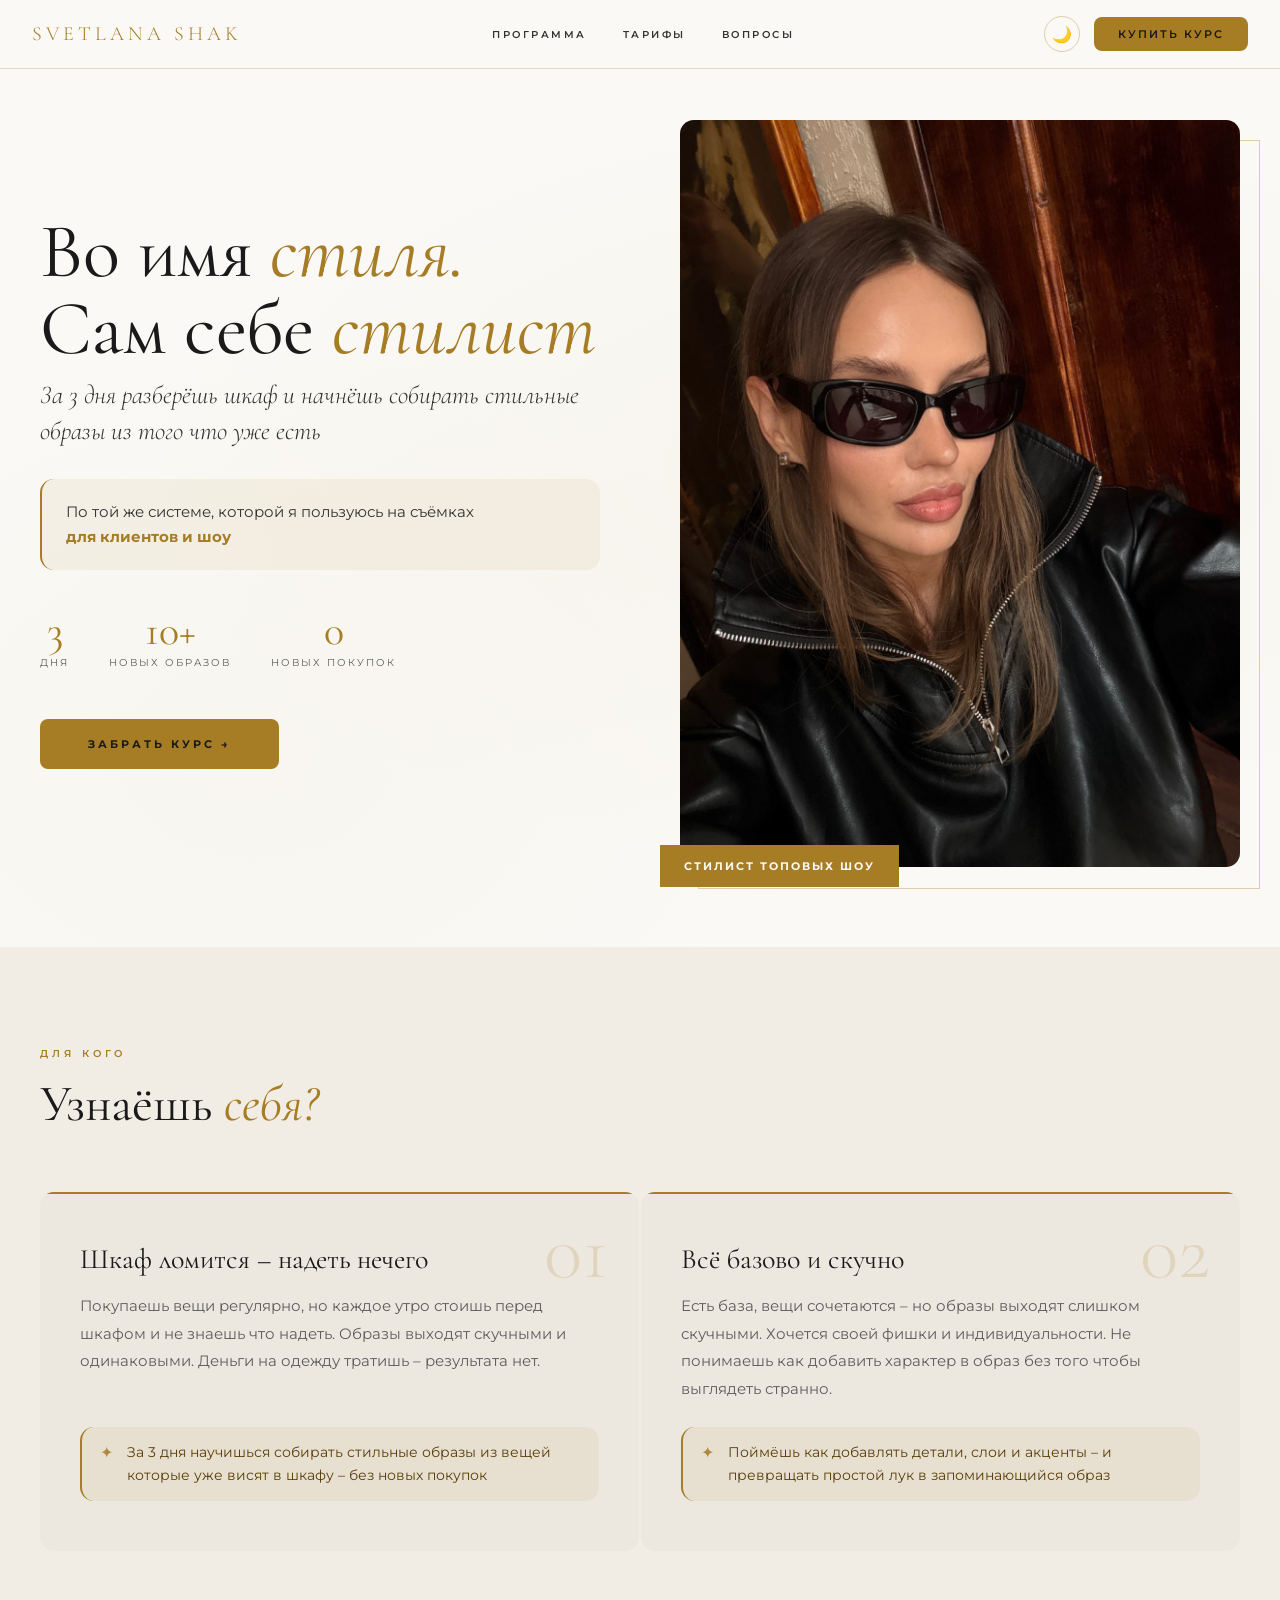
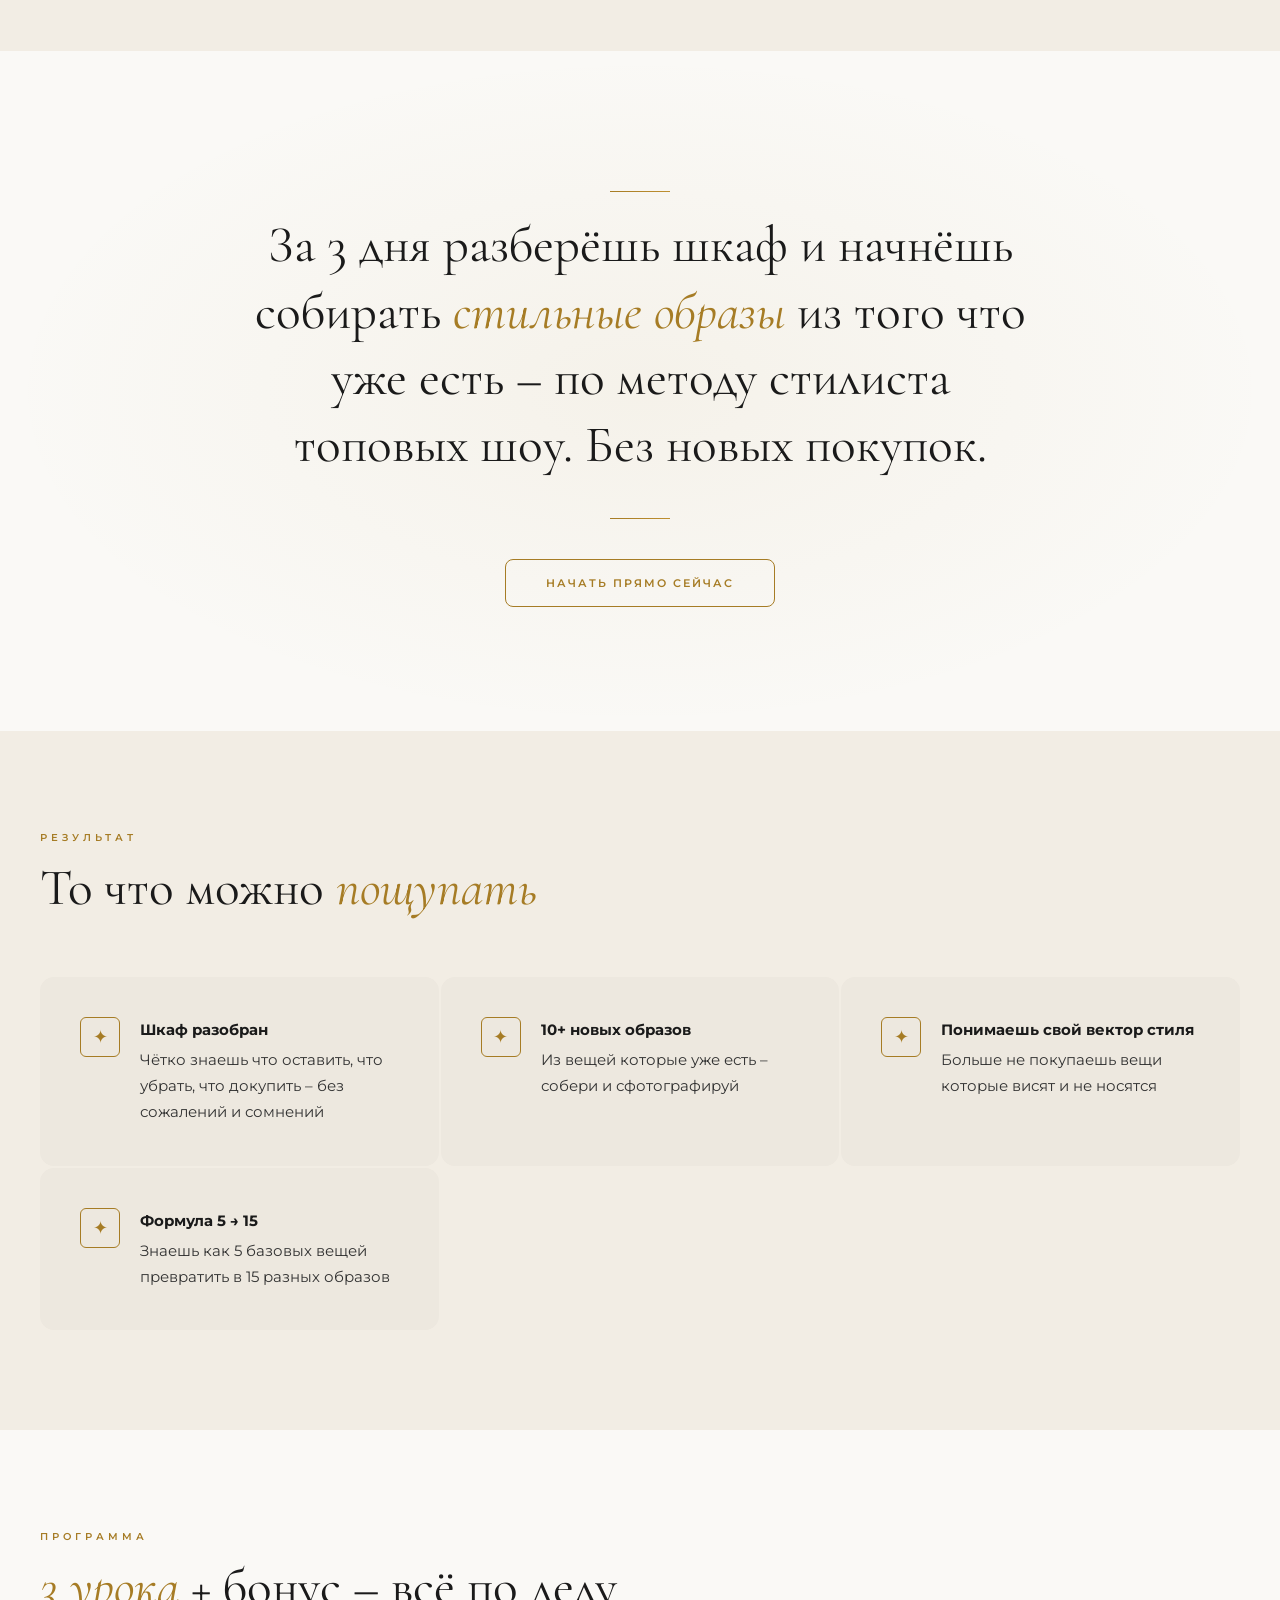
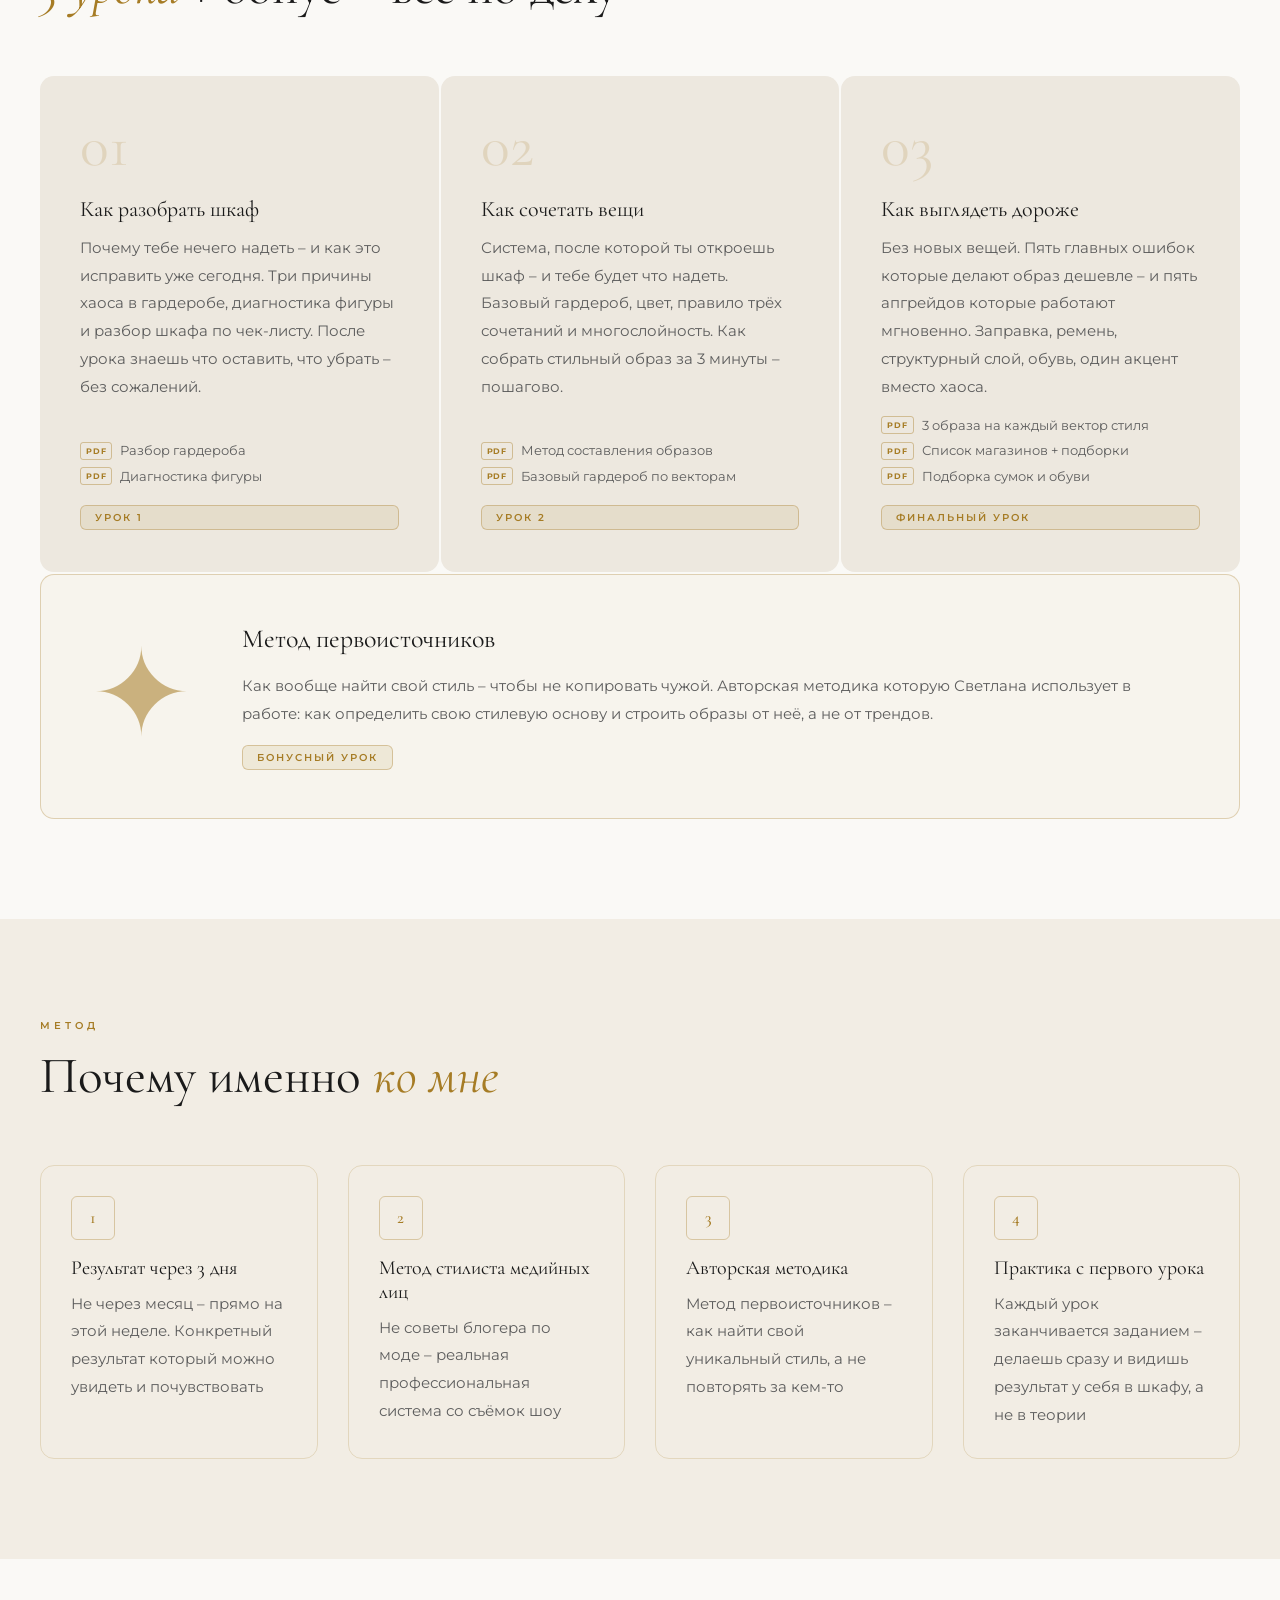
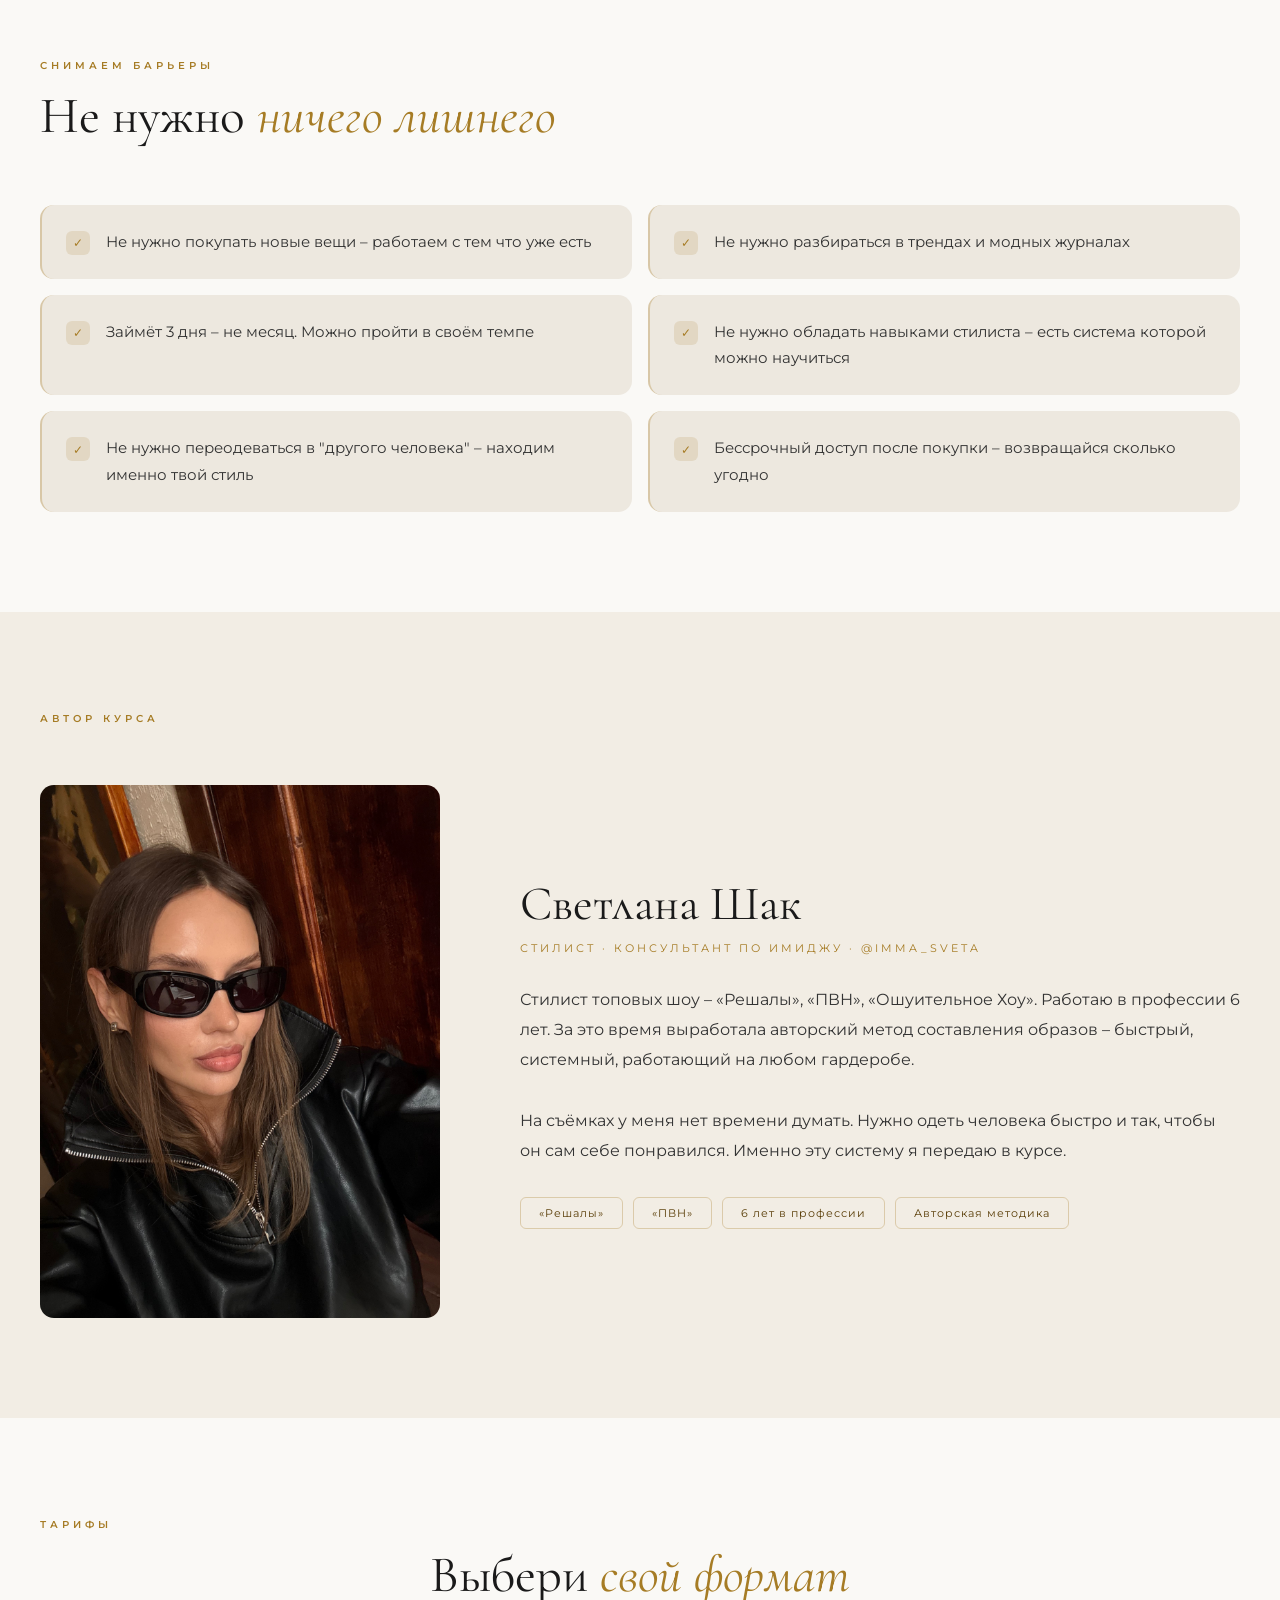
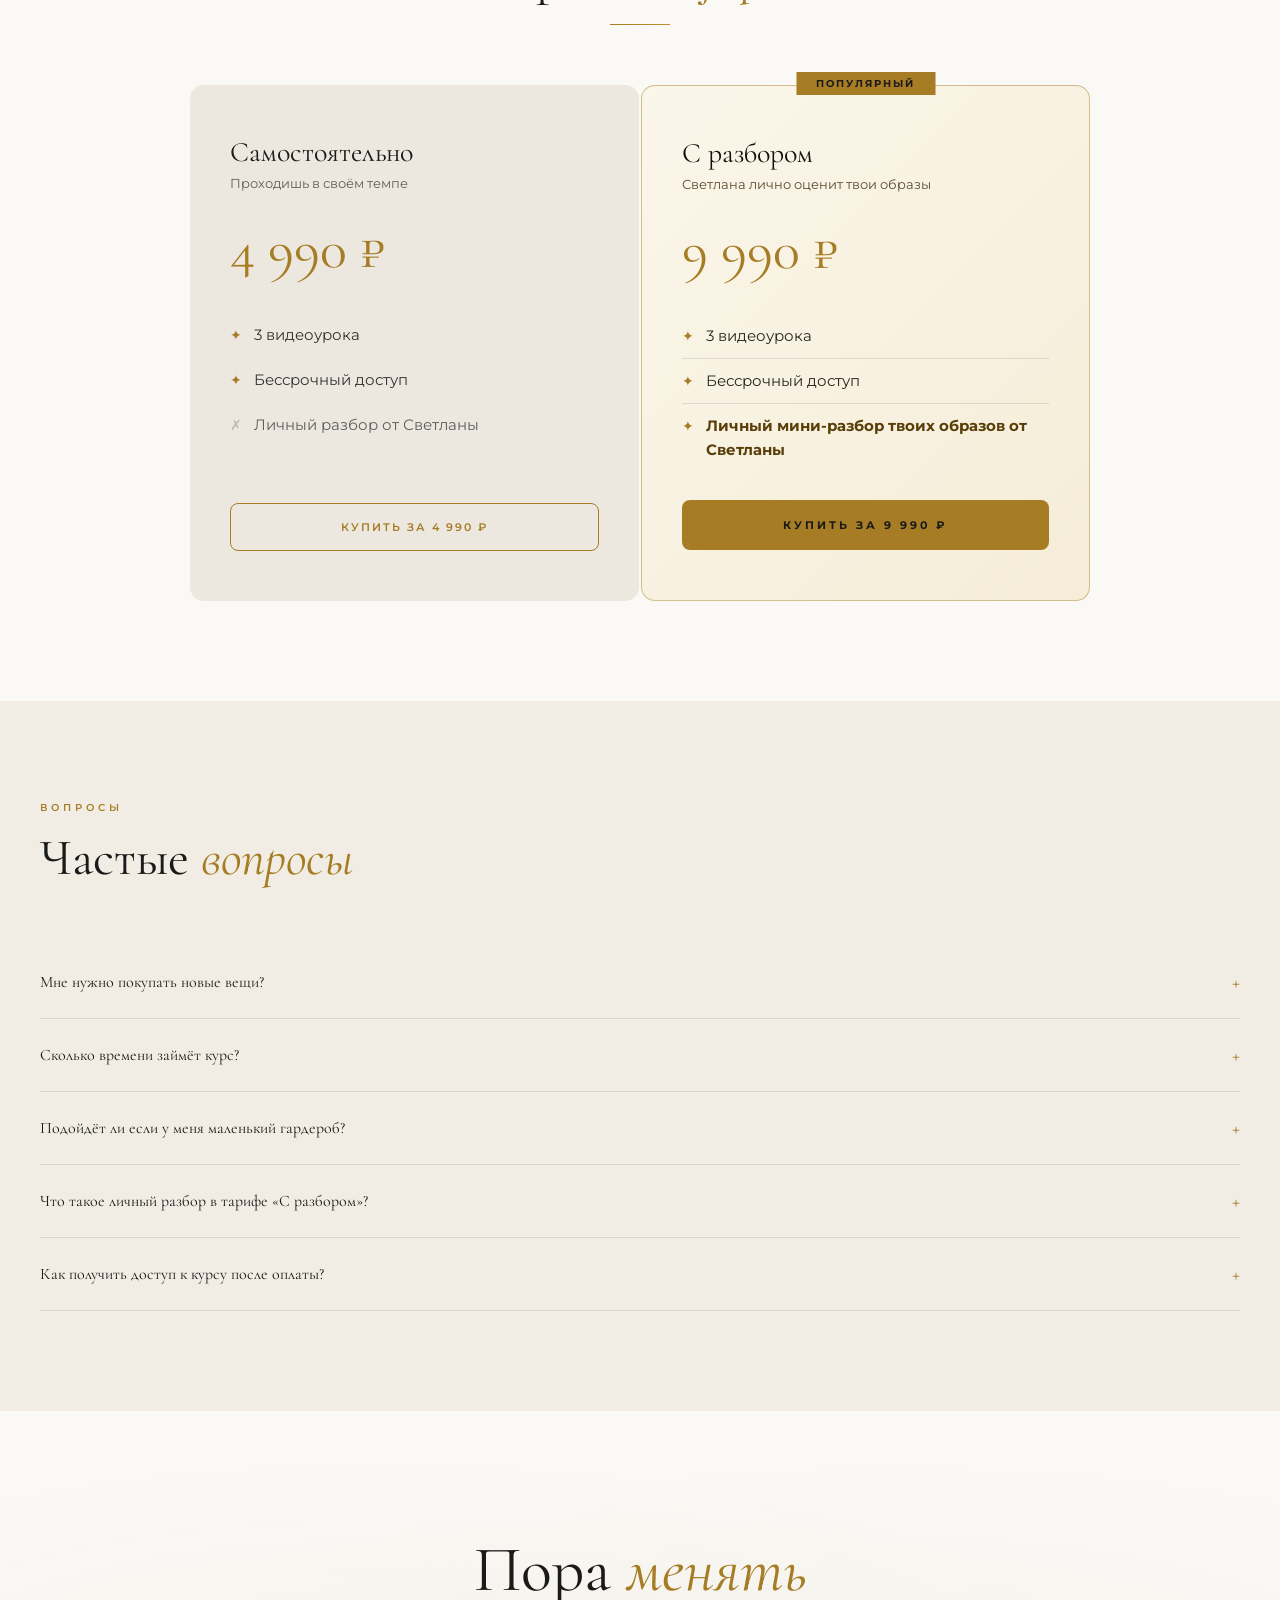
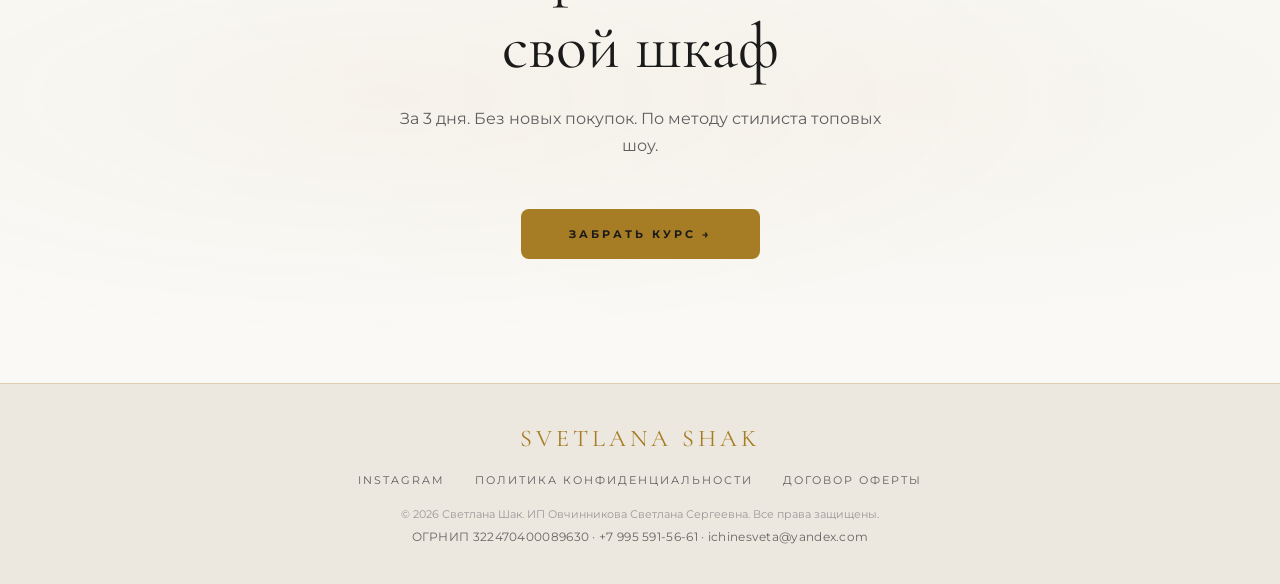
<file: index.html>
<!DOCTYPE html>
<html lang="ru">
<head>
<meta charset="UTF-8">
<meta name="viewport" content="width=device-width, initial-scale=1.0">
<title>Во имя стиля. Сам себе стилист – Светлана Шак</title>
<meta name="description" content="Онлайн-курс стилиста Светланы Шак. За 3 дня разберёшь шкаф и начнёшь собирать 10+ стильных образов из вещей которые уже есть – без новых покупок.">
<meta property="og:title" content="Во имя стиля. Сам себе стилист – Светлана Шак">
<meta property="og:description" content="За 3 дня разберёшь шкаф и начнёшь собирать стильные образы из того что уже есть. По методу стилиста топовых шоу.">
<meta property="og:image" content="https://svetlanashak.github.io/-/photo.jpg">
<meta property="og:type" content="website">
<link rel="preconnect" href="https://fonts.googleapis.com">
<link rel="preconnect" href="https://fonts.gstatic.com" crossorigin>
<link href="https://fonts.googleapis.com/css2?family=Cormorant+Garamond:ital,wght@0,300;0,400;0,500;0,600;1,300;1,400&family=Montserrat:wght@300;400;500;600;700&display=swap" rel="stylesheet">
<link rel="icon" type="image/png" href="favicon.png">
<link rel="apple-touch-icon" href="favicon.png">
<link rel="stylesheet" href="styles.css">
<script src="main.js" defer></script>
</head>
<body>

<a class="skip-link" href="#main-content">К содержанию</a>

<div id="scroll-progress"></div>

<!-- NAV -->
<nav aria-label="Основная навигация">
  <a href="#" class="nav-logo" aria-label="На главную">Svetlana Shak</a>
  <div class="nav-links">
    <a href="#program" class="nav-link">Программа</a>
    <a href="#tariffs" class="nav-link">Тарифы</a>
    <a href="#faq" class="nav-link">Вопросы</a>
  </div>
  <div class="nav-actions">
    <button type="button" id="theme-toggle" aria-label="Сменить тему: тёмная или светлая тема">🌙</button>
    <a href="#tariffs" class="nav-cta">Купить курс</a>
    <button type="button" class="nav-hamburger" id="nav-hamburger" aria-label="Открыть меню" aria-expanded="false">
      <span></span><span></span><span></span>
    </button>
  </div>
</nav>

<div class="mobile-nav" id="mobile-nav" aria-hidden="true">
  <a href="#program" class="mobile-nav-link">Программа</a>
  <a href="#tariffs" class="mobile-nav-link">Тарифы</a>
  <a href="#faq" class="mobile-nav-link">Вопросы</a>
  <a href="#tariffs" class="mobile-nav-cta">Купить курс</a>
</div>

<main id="main-content" tabindex="-1">

<!-- HERO -->
<section class="hero">
  <div class="hero-grid">
    <div class="hero-content">
      <h1 class="fade-up delay-2">
        Во имя <em>стиля.</em><br>Сам себе <em>стилист</em>
      </h1>
      <p class="hero-sub fade-up delay-3">
        За 3 дня разберёшь шкаф и начнёшь собирать стильные образы из того что уже есть
      </p>
      <div class="hero-promise fade-up delay-4">
        По той же системе, которой я пользуюсь на съёмках<br>
        <strong>для клиентов и шоу</strong>
      </div>
      <div class="hero-stats fade-up delay-4">
        <div class="stat-item">
          <div class="stat-num" data-target="3">3</div>
          <div class="stat-label">дня</div>
        </div>
        <div class="stat-item">
          <div class="stat-num" data-target="10" data-plus="1">10+</div>
          <div class="stat-label">новых образов</div>
        </div>
        <div class="stat-item">
          <div class="stat-num">0</div>
          <div class="stat-label">новых покупок</div>
        </div>
      </div>
      <a href="#tariffs" class="btn-gold fade-up delay-4">Забрать курс →</a>
    </div>
    <div class="hero-photo fade-up delay-3">
      <div class="hero-photo-wrap">
        <img src="photo.jpg" alt="Светлана Шак – стилист" width="600" height="800" decoding="async" fetchpriority="high">
      </div>
      <div class="hero-photo-label">Стилист топовых шоу</div>
    </div>
  </div>
</section>

<!-- FOR WHOM -->
<section class="for-whom">
  <div class="container">
    <div class="section-label">Для кого</div>
    <h2 class="section-title">Узнаёшь <em>себя?</em></h2>

    <div class="for-whom-grid">
      <div class="segment-card">
        <div class="segment-num">01</div>
        <div class="segment-title">Шкаф ломится – надеть нечего</div>
        <p class="segment-desc">Покупаешь вещи регулярно, но каждое утро стоишь перед шкафом и не знаешь что надеть. Образы выходят скучными и одинаковыми. Деньги на одежду тратишь – результата нет.</p>
        <div class="segment-result">
          За 3 дня научишься собирать стильные образы из вещей которые уже висят в шкафу – без новых покупок
        </div>
      </div>
      <div class="segment-card">
        <div class="segment-num">02</div>
        <div class="segment-title">Всё базово и скучно</div>
        <p class="segment-desc">Есть база, вещи сочетаются – но образы выходят слишком скучными. Хочется своей фишки и индивидуальности. Не понимаешь как добавить характер в образ без того чтобы выглядеть странно.</p>
        <div class="segment-result">
          Поймёшь как добавлять детали, слои и акценты – и превращать простой лук в запоминающийся образ
        </div>
      </div>
    </div>
  </div>
</section>

<!-- BIG PROMISE -->
<section class="big-promise">
  <div class="gold-line"></div>
  <p class="promise-text">
    За 3 дня разберёшь шкаф и начнёшь собирать <em>стильные образы</em> из того что уже есть – по методу стилиста топовых шоу. Без новых покупок.
  </p>
  <div class="gold-line"></div>
  <a href="#tariffs" class="btn-outline">Начать прямо сейчас</a>
</section>

<!-- RESULTS -->
<section class="results">
  <div class="container">
    <div class="section-label">Результат</div>
    <h2 class="section-title">То что можно <em>пощупать</em></h2>

    <div class="results-grid">
      <div class="result-item">
        <div class="result-icon">✦</div>
        <div class="result-text">
          <strong>Шкаф разобран</strong>
          Чётко знаешь что оставить, что убрать, что докупить – без сожалений и сомнений
        </div>
      </div>
      <div class="result-item">
        <div class="result-icon">✦</div>
        <div class="result-text">
          <strong>10+ новых образов</strong>
          Из вещей которые уже есть – собери и сфотографируй
        </div>
      </div>
      <div class="result-item">
        <div class="result-icon">✦</div>
        <div class="result-text">
          <strong>Понимаешь свой вектор стиля</strong>
          Больше не покупаешь вещи которые висят и не носятся
        </div>
      </div>
      <div class="result-item">
        <div class="result-icon">✦</div>
        <div class="result-text">
          <strong>Формула 5 → 15</strong>
          Знаешь как 5 базовых вещей превратить в 15 разных образов
        </div>
      </div>
    </div>
  </div>
</section>

<!-- PROGRAM -->
<section class="program" id="program">
  <div class="container">
    <div class="section-label">Программа</div>
    <h2 class="section-title"><em>3 урока</em> + бонус – всё по делу</h2>

    <div class="program-grid">
      <div class="lesson-card">
        <div class="lesson-num">01</div>
        <div class="lesson-title">Как разобрать шкаф</div>
        <p class="lesson-desc">Почему тебе нечего надеть – и как это исправить уже сегодня. Три причины хаоса в гардеробе, диагностика фигуры и разбор шкафа по чек-листу. После урока знаешь что оставить, что убрать – без сожалений.</p>
        <div class="lesson-materials">
          <div class="material-chip"><span class="material-type">PDF</span> Разбор гардероба</div>
          <div class="material-chip"><span class="material-type">PDF</span> Диагностика фигуры</div>
        </div>
        <div class="lesson-badge">Урок 1</div>
      </div>
      <div class="lesson-card">
        <div class="lesson-num">02</div>
        <div class="lesson-title">Как сочетать вещи</div>
        <p class="lesson-desc">Система, после которой ты откроешь шкаф – и тебе будет что надеть. Базовый гардероб, цвет, правило трёх сочетаний и многослойность. Как собрать стильный образ за 3 минуты – пошагово.</p>
        <div class="lesson-materials">
          <div class="material-chip"><span class="material-type">PDF</span> Метод составления образов</div>
          <div class="material-chip"><span class="material-type">PDF</span> Базовый гардероб по векторам</div>
        </div>
        <div class="lesson-badge">Урок 2</div>
      </div>
      <div class="lesson-card">
        <div class="lesson-num">03</div>
        <div class="lesson-title">Как выглядеть дороже</div>
        <p class="lesson-desc">Без новых вещей. Пять главных ошибок которые делают образ дешевле – и пять апгрейдов которые работают мгновенно. Заправка, ремень, структурный слой, обувь, один акцент вместо хаоса.</p>
        <div class="lesson-materials">
          <div class="material-chip"><span class="material-type">PDF</span> 3 образа на каждый вектор стиля</div>
          <div class="material-chip"><span class="material-type">PDF</span> Список магазинов + подборки</div>
          <div class="material-chip"><span class="material-type">PDF</span> Подборка сумок и обуви</div>
        </div>
        <div class="lesson-badge">Финальный урок</div>
      </div>
      <div class="lesson-card lesson-card--bonus">
        <div class="lesson-num">✦</div>
        <div class="lesson-title">Метод первоисточников</div>
        <p class="lesson-desc">Как вообще найти свой стиль – чтобы не копировать чужой. Авторская методика которую Светлана использует в работе: как определить свою стилевую основу и строить образы от неё, а не от трендов.</p>
        <div class="lesson-badge">Бонусный урок</div>
      </div>
    </div>
  </div>
</section>

<!-- WOW EFFECTS -->
<section class="wow-section">
  <div class="container">
    <div class="section-label">Метод</div>
    <h2 class="section-title">Почему именно <em>ко мне</em></h2>

    <div class="wow-grid">
      <div class="wow-item">
        <div class="wow-icon" aria-hidden="true">1</div>
        <div class="wow-title">Результат через 3 дня</div>
        <p class="wow-desc">Не через месяц – прямо на этой неделе. Конкретный результат который можно увидеть и почувствовать</p>
      </div>
      <div class="wow-item">
        <div class="wow-icon" aria-hidden="true">2</div>
        <div class="wow-title">Метод стилиста медийных лиц</div>
        <p class="wow-desc">Не советы блогера по моде – реальная профессиональная система со съёмок шоу</p>
      </div>
      <div class="wow-item">
        <div class="wow-icon" aria-hidden="true">3</div>
        <div class="wow-title">Авторская методика</div>
        <p class="wow-desc">Метод первоисточников – как найти свой уникальный стиль, а не повторять за кем-то</p>
      </div>
      <div class="wow-item">
        <div class="wow-icon" aria-hidden="true">4</div>
        <div class="wow-title">Практика с первого урока</div>
        <p class="wow-desc">Каждый урок заканчивается заданием – делаешь сразу и видишь результат у себя в шкафу, а не в теории</p>
      </div>
    </div>
  </div>
</section>

<!-- PAIN KILLERS -->
<section class="painkillers">
  <div class="container">
    <div class="section-label">Снимаем барьеры</div>
    <h2 class="section-title">Не нужно <em>ничего лишнего</em></h2>

    <div class="pk-list">
      <div class="pk-item">
        <div class="pk-check">✓</div>
        <div class="pk-text">Не нужно покупать новые вещи – работаем с тем что уже есть</div>
      </div>
      <div class="pk-item">
        <div class="pk-check">✓</div>
        <div class="pk-text">Не нужно разбираться в трендах и модных журналах</div>
      </div>
      <div class="pk-item">
        <div class="pk-check">✓</div>
        <div class="pk-text">Займёт 3 дня – не месяц. Можно пройти в своём темпе</div>
      </div>
      <div class="pk-item">
        <div class="pk-check">✓</div>
        <div class="pk-text">Не нужно обладать навыками стилиста – есть система которой можно научиться</div>
      </div>
      <div class="pk-item">
        <div class="pk-check">✓</div>
        <div class="pk-text">Не нужно переодеваться в "другого человека" – находим именно твой стиль</div>
      </div>
      <div class="pk-item">
        <div class="pk-check">✓</div>
        <div class="pk-text">Бессрочный доступ после покупки – возвращайся сколько угодно</div>
      </div>
    </div>
  </div>
</section>

<!-- EXPERT -->
<section class="expert">
  <div class="container">
    <div class="section-label">Автор курса</div>
    <div class="expert-grid">
      <div class="expert-photo">
        <div class="expert-photo-wrap">
          <img src="photo.jpg" alt="Светлана Шак" loading="lazy" decoding="async" width="400" height="533">
        </div>
      </div>
      <div class="expert-info">
        <div class="expert-name">Светлана Шак</div>
        <div class="expert-title">Стилист · Консультант по имиджу · @imma_sveta</div>
        <p class="expert-bio">
          Стилист топовых шоу – «Решалы», «ПВН», «Ошуительное Хоу». Работаю в профессии 6 лет. За это время выработала авторский метод составления образов – быстрый, системный, работающий на любом гардеробе.
        </p>
        <p class="expert-bio">
          На съёмках у меня нет времени думать. Нужно одеть человека быстро и так, чтобы он сам себе понравился. Именно эту систему я передаю в курсе.
        </p>
        <div class="expert-tags">
          <div class="expert-tag">«Решалы»</div>
          <div class="expert-tag">«ПВН»</div>
          <div class="expert-tag">6 лет в профессии</div>
          <div class="expert-tag">Авторская методика</div>
        </div>
      </div>
    </div>
  </div>
</section>

<!-- TARIFFS -->
<section class="tariffs" id="tariffs">
  <div class="container">
    <div class="section-label">Тарифы</div>
    <h2 class="section-title">Выбери <em>свой формат</em></h2>
    <div class="gold-line"></div>

    <div class="tariffs-grid">
      <div class="tariff-card">
        <div class="tariff-name">Самостоятельно</div>
        <div class="tariff-subtitle">Проходишь в своём темпе</div>
        <div class="tariff-price">4 990 ₽</div>
        <ul class="tariff-features">
          <li><span class="feat-icon">✦</span> 3 видеоурока</li>
          <li><span class="feat-icon">✦</span> Бессрочный доступ</li>
          <li><span class="feat-icon no">✗</span> <span class="feat-muted">Личный разбор от Светланы</span></li>
        </ul>
        <a href="https://payform.ru/36bxWGt/" target="_blank" rel="noopener noreferrer" class="btn-outline">Купить за 4 990 ₽</a>
      </div>

      <div class="tariff-card featured">
        <div class="tariff-name">С разбором</div>
        <div class="tariff-subtitle">Светлана лично оценит твои образы</div>
        <div class="tariff-price">9 990 ₽</div>
        <ul class="tariff-features">
          <li><span class="feat-icon">✦</span> 3 видеоурока</li>
          <li><span class="feat-icon">✦</span> Бессрочный доступ</li>
          <li><span class="feat-icon">✦</span> <strong>Личный мини-разбор твоих образов от Светланы </strong></li>
        </ul>
        <a href="https://payform.ru/hcbxWO1/" target="_blank" rel="noopener noreferrer" class="btn-gold">Купить за 9 990 ₽</a>
      </div>
    </div>
  </div>
</section>

<!-- FAQ -->
<section class="faq" id="faq">
  <div class="container">
    <div class="section-label">Вопросы</div>
    <h2 class="section-title" id="faq-heading">Частые <em>вопросы</em></h2>

    <div class="faq-list" role="region" aria-labelledby="faq-heading">
      <div class="faq-item">
        <button type="button" class="faq-q" id="faq-q-1" aria-expanded="false" aria-controls="faq-panel-1">
          <span class="faq-q-text">Мне нужно покупать новые вещи?</span>
          <span class="faq-arrow" aria-hidden="true">+</span>
        </button>
        <div class="faq-a" id="faq-panel-1" role="region" aria-labelledby="faq-q-1" aria-hidden="true">Нет. Весь курс построен на том чтобы работать с тем что уже есть в вашем шкафу. Никаких новых покупок не требуется.</div>
      </div>
      <div class="faq-item">
        <button type="button" class="faq-q" id="faq-q-2" aria-expanded="false" aria-controls="faq-panel-2">
          <span class="faq-q-text">Сколько времени займёт курс?</span>
          <span class="faq-arrow" aria-hidden="true">+</span>
        </button>
        <div class="faq-a" id="faq-panel-2" role="region" aria-labelledby="faq-q-2" aria-hidden="true">3 урока, можно проходить в своём темпе. Реальный результат – через 3 дня если проходить последовательно. Доступ бессрочный.</div>
      </div>
      <div class="faq-item">
        <button type="button" class="faq-q" id="faq-q-3" aria-expanded="false" aria-controls="faq-panel-3">
          <span class="faq-q-text">Подойдёт ли если у меня маленький гардероб?</span>
          <span class="faq-arrow" aria-hidden="true">+</span>
        </button>
        <div class="faq-a" id="faq-panel-3" role="region" aria-labelledby="faq-q-3" aria-hidden="true">Да, метод работает на любом количестве вещей. Суть не в количестве – а в системе их сочетания.</div>
      </div>
      <div class="faq-item">
        <button type="button" class="faq-q" id="faq-q-4" aria-expanded="false" aria-controls="faq-panel-4">
          <span class="faq-q-text">Что такое личный разбор в тарифе «С разбором»?</span>
          <span class="faq-arrow" aria-hidden="true">+</span>
        </button>
        <div class="faq-a" id="faq-panel-4" role="region" aria-labelledby="faq-q-4" aria-hidden="true">После прохождения курса вы отправляете Светлане фото собранных образов, а она отправляет голосовое сообщение или текст с разбором – что хорошо, что улучшить и как.</div>
      </div>
      <div class="faq-item">
        <button type="button" class="faq-q" id="faq-q-5" aria-expanded="false" aria-controls="faq-panel-5">
          <span class="faq-q-text">Как получить доступ к курсу после оплаты?</span>
          <span class="faq-arrow" aria-hidden="true">+</span>
        </button>
        <div class="faq-a" id="faq-panel-5" role="region" aria-labelledby="faq-q-5" aria-hidden="true">Сразу после оплаты на вашу почту придёт письмо со ссылкой на доступ к урокам.</div>
      </div>
    </div>
  </div>
</section>

<!-- CTA FINAL -->
<section class="cta-final">
  <div class="container">
    <h2 class="cta-title">Пора <em>менять</em><br>свой шкаф</h2>
    <p class="cta-sub">За 3 дня. Без новых покупок. По методу стилиста топовых шоу.</p>
    <a href="#tariffs" class="btn-gold">Забрать курс →</a>
  </div>
</section>

</main>

<!-- FOOTER -->
<footer>
  <div class="footer-logo">Svetlana Shak</div>
  <div class="footer-links">
    <a href="https://instagram.com/imma_sveta" target="_blank" rel="noopener noreferrer">Instagram</a>
    <a href="policy.html">Политика конфиденциальности</a>
    <a href="oferta.html">Договор оферты</a>
  </div>
  <div class="footer-note">© 2026 Светлана Шак. ИП Овчинникова Светлана Сергеевна. Все права защищены.</div>
  <div class="footer-requisites">ОГРНИП 322470400089630 · +7 995 591-56-61 · ichinesveta@yandex.com</div>
</footer>

</body>
</html>
</file>
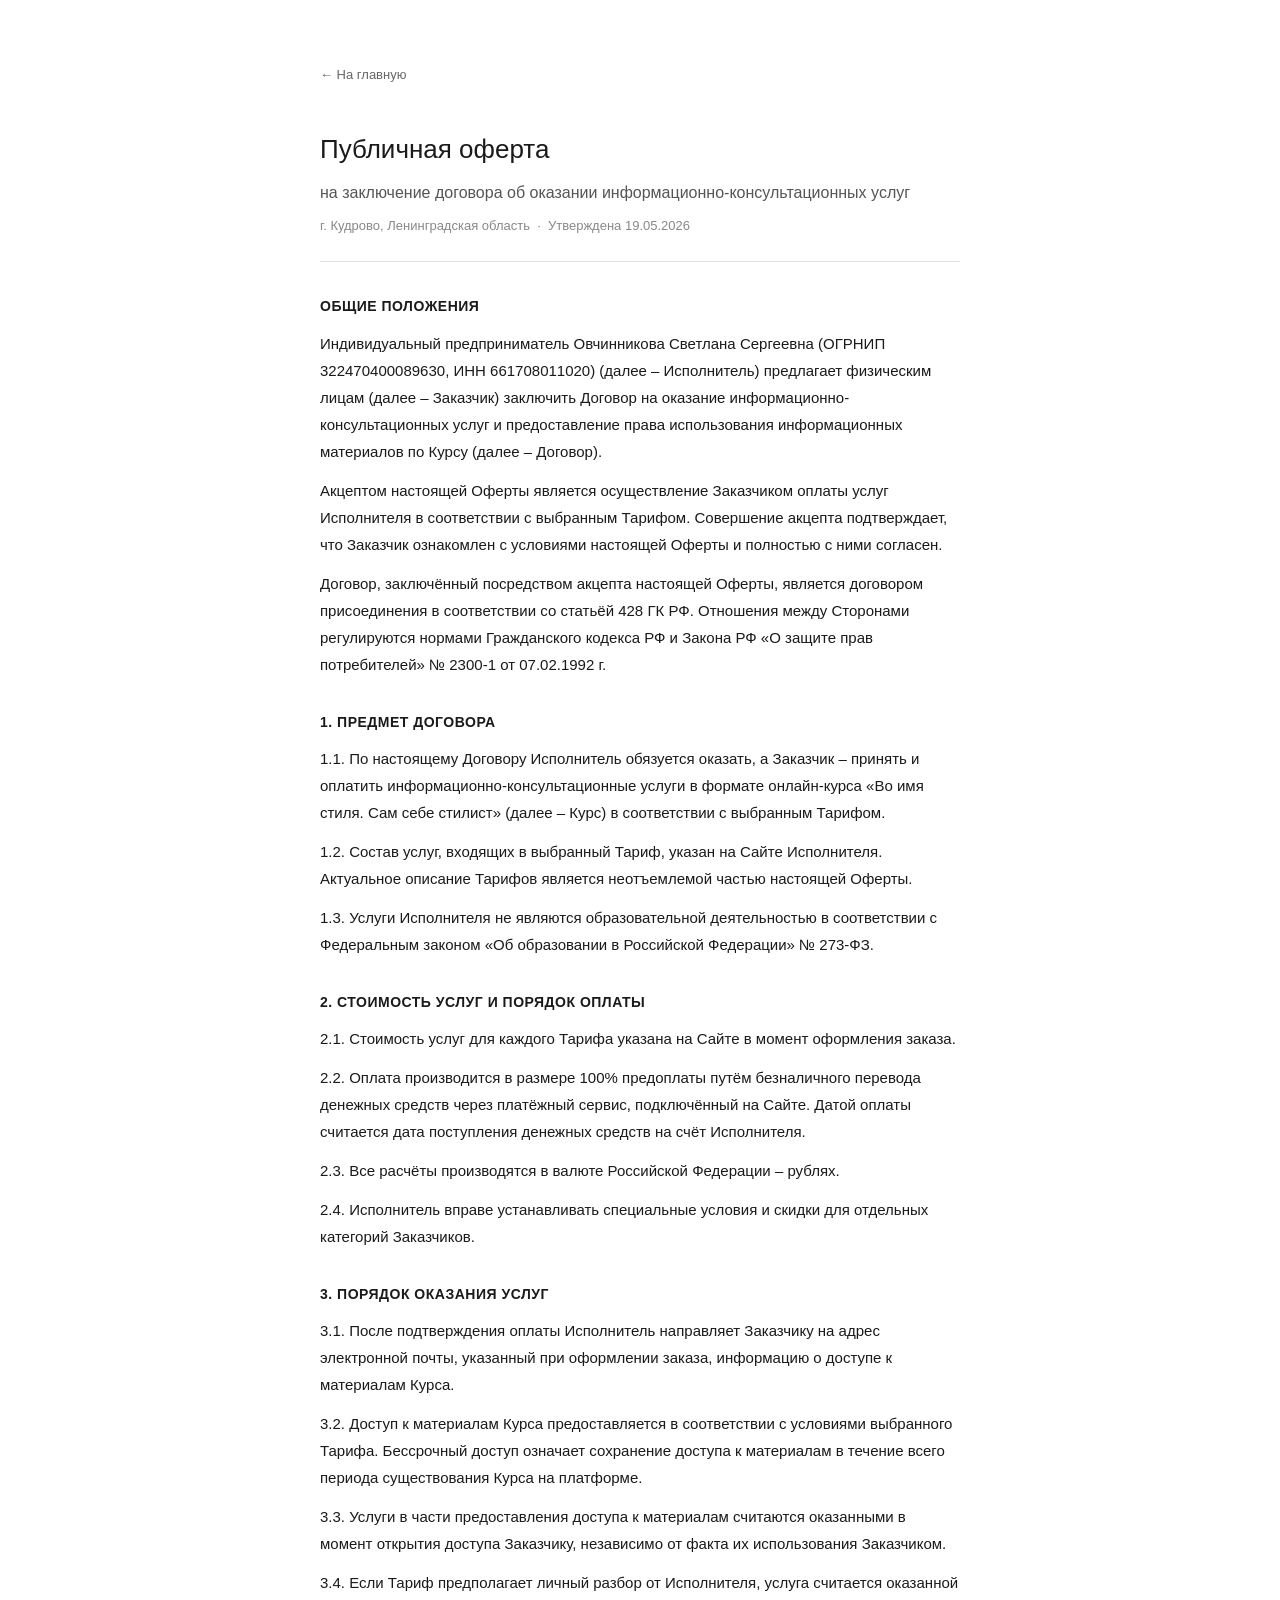
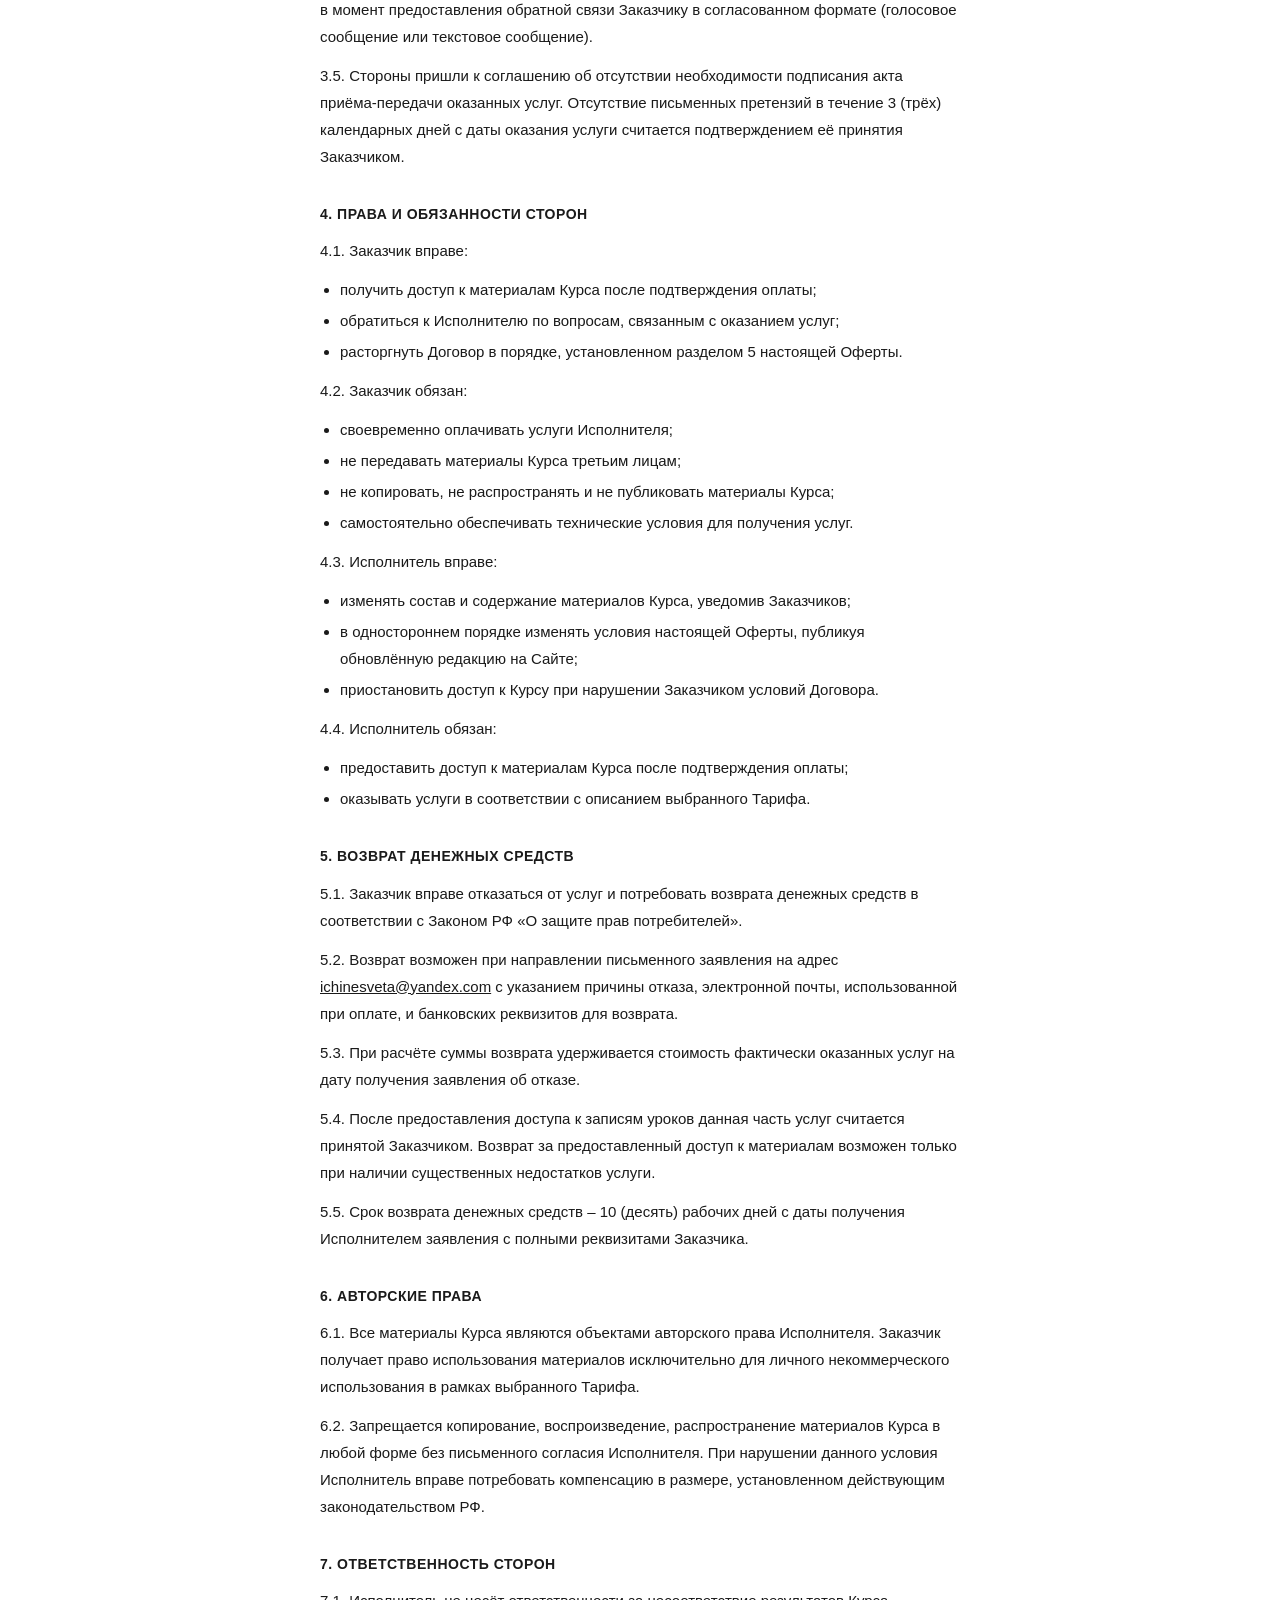
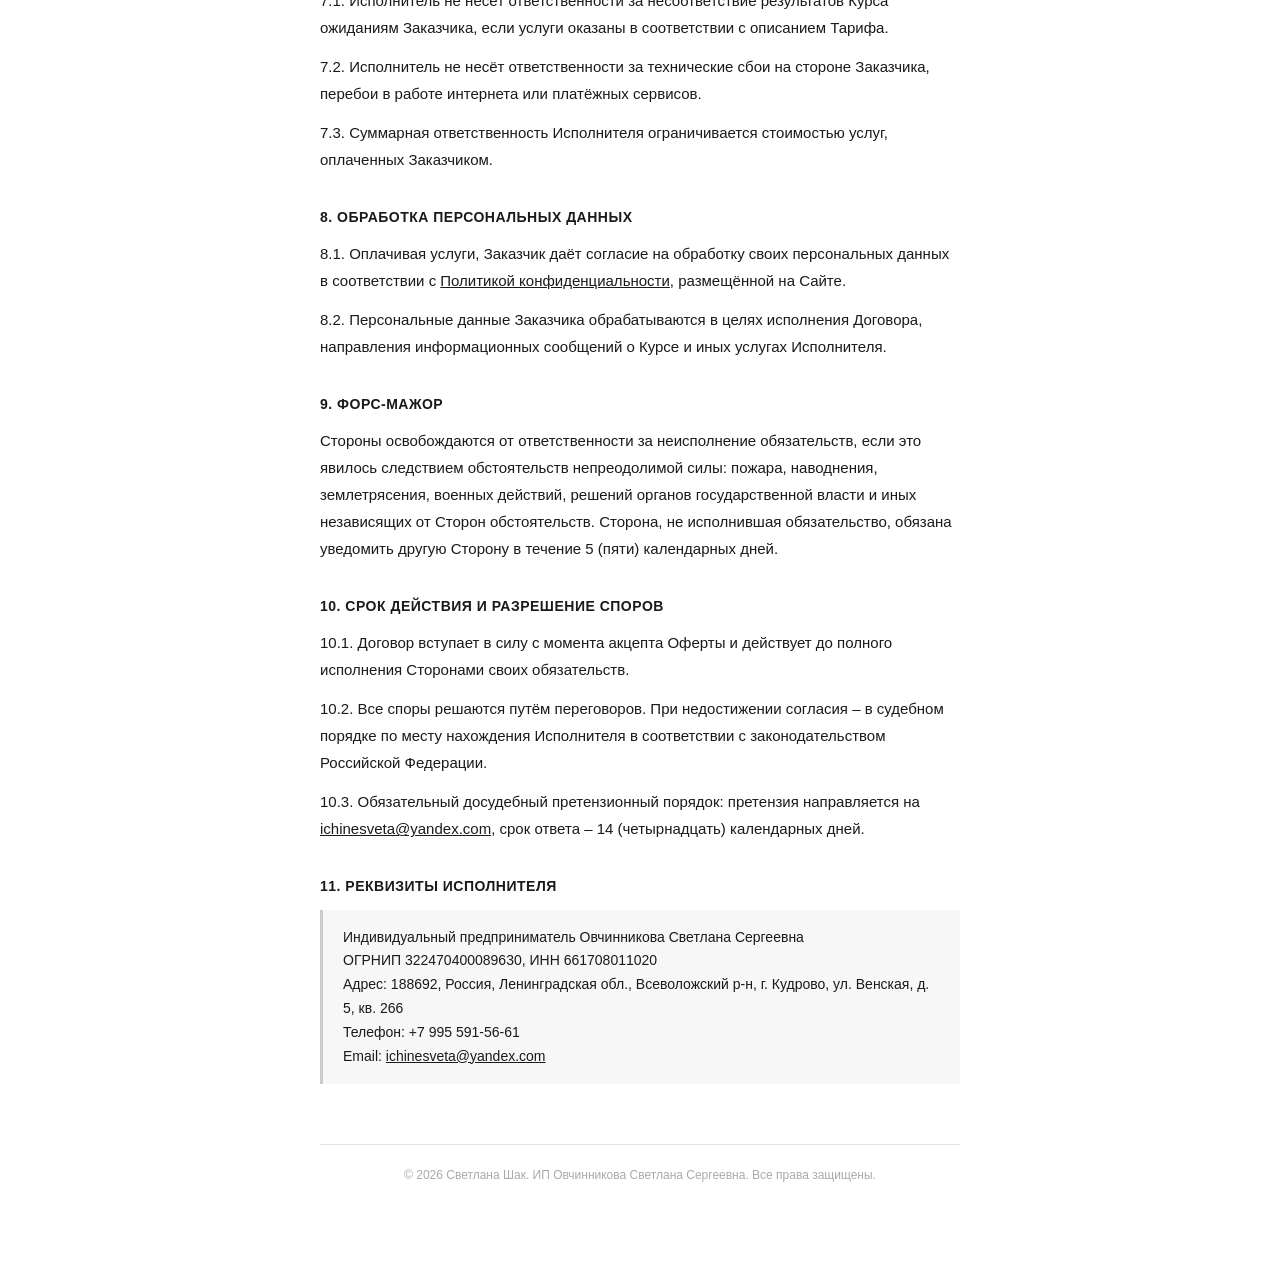
<file: oferta.html>
<!DOCTYPE html>
<html lang="ru">
<head>
<meta charset="UTF-8">
<meta name="viewport" content="width=device-width, initial-scale=1.0">
<title>Публичная оферта – Светлана Шак</title>
<link rel="icon" type="image/png" href="favicon.png">
<style>
  * { margin: 0; padding: 0; box-sizing: border-box; }

  body {
    background: #fff;
    color: #1a1a1a;
    font-family: Arial, Helvetica, sans-serif;
    font-size: 15px;
    line-height: 1.8;
  }

  .page {
    max-width: 720px;
    margin: 0 auto;
    padding: 60px 40px 80px;
  }

  .back {
    display: inline-block;
    font-family: Arial, sans-serif;
    font-size: 13px;
    color: #666;
    text-decoration: none;
    margin-bottom: 40px;
  }
  .back:hover { color: #000; }

  h1 {
    font-size: 26px;
    font-weight: normal;
    margin-bottom: 6px;
  }

  .doc-subtitle {
    font-size: 16px;
    color: #555;
    margin-bottom: 6px;
  }

  .meta {
    font-family: Arial, sans-serif;
    font-size: 13px;
    color: #888;
    margin-bottom: 32px;
    padding-bottom: 24px;
    border-bottom: 1px solid #e0e0e0;
  }

  h2 {
    font-size: 14px;
    font-weight: bold;
    margin: 32px 0 10px;
    font-family: Arial, sans-serif;
    text-transform: uppercase;
    letter-spacing: 0.5px;
  }

  p { margin-bottom: 12px; }

  ul {
    margin: 8px 0 12px 20px;
  }

  ul li { margin-bottom: 4px; }

  .requisites {
    background: #f7f7f7;
    border-left: 3px solid #ccc;
    padding: 16px 20px;
    margin-top: 8px;
    font-family: Arial, sans-serif;
    font-size: 14px;
    line-height: 1.7;
  }

  a { color: #1a1a1a; }

  footer {
    margin-top: 60px;
    padding-top: 20px;
    border-top: 1px solid #e0e0e0;
    font-family: Arial, sans-serif;
    font-size: 12px;
    color: #aaa;
    text-align: center;
  }

  @media (max-width: 600px) {
    .page { padding: 30px 20px 60px; }
  }
</style>
</head>
<body>
<div class="page">
  <a href="index.html" class="back">← На главную</a>

  <h1>Публичная оферта</h1>
  <div class="doc-subtitle">на заключение договора об оказании информационно-консультационных услуг</div>
  <div class="meta">г. Кудрово, Ленинградская область &nbsp;·&nbsp; Утверждена 19.05.2026</div>

  <h2>Общие положения</h2>
  <p>Индивидуальный предприниматель Овчинникова Светлана Сергеевна (ОГРНИП 322470400089630, ИНН 661708011020) (далее – Исполнитель) предлагает физическим лицам (далее – Заказчик) заключить Договор на оказание информационно-консультационных услуг и предоставление права использования информационных материалов по Курсу (далее – Договор).</p>
  <p>Акцептом настоящей Оферты является осуществление Заказчиком оплаты услуг Исполнителя в соответствии с выбранным Тарифом. Совершение акцепта подтверждает, что Заказчик ознакомлен с условиями настоящей Оферты и полностью с ними согласен.</p>
  <p>Договор, заключённый посредством акцепта настоящей Оферты, является договором присоединения в соответствии со статьёй 428 ГК РФ. Отношения между Сторонами регулируются нормами Гражданского кодекса РФ и Закона РФ «О защите прав потребителей» № 2300-1 от 07.02.1992 г.</p>

  <h2>1. Предмет договора</h2>
  <p>1.1. По настоящему Договору Исполнитель обязуется оказать, а Заказчик – принять и оплатить информационно-консультационные услуги в формате онлайн-курса «Во имя стиля. Сам себе стилист» (далее – Курс) в соответствии с выбранным Тарифом.</p>
  <p>1.2. Состав услуг, входящих в выбранный Тариф, указан на Сайте Исполнителя. Актуальное описание Тарифов является неотъемлемой частью настоящей Оферты.</p>
  <p>1.3. Услуги Исполнителя не являются образовательной деятельностью в соответствии с Федеральным законом «Об образовании в Российской Федерации» № 273-ФЗ.</p>

  <h2>2. Стоимость услуг и порядок оплаты</h2>
  <p>2.1. Стоимость услуг для каждого Тарифа указана на Сайте в момент оформления заказа.</p>
  <p>2.2. Оплата производится в размере 100% предоплаты путём безналичного перевода денежных средств через платёжный сервис, подключённый на Сайте. Датой оплаты считается дата поступления денежных средств на счёт Исполнителя.</p>
  <p>2.3. Все расчёты производятся в валюте Российской Федерации – рублях.</p>
  <p>2.4. Исполнитель вправе устанавливать специальные условия и скидки для отдельных категорий Заказчиков.</p>

  <h2>3. Порядок оказания услуг</h2>
  <p>3.1. После подтверждения оплаты Исполнитель направляет Заказчику на адрес электронной почты, указанный при оформлении заказа, информацию о доступе к материалам Курса.</p>
  <p>3.2. Доступ к материалам Курса предоставляется в соответствии с условиями выбранного Тарифа. Бессрочный доступ означает сохранение доступа к материалам в течение всего периода существования Курса на платформе.</p>
  <p>3.3. Услуги в части предоставления доступа к материалам считаются оказанными в момент открытия доступа Заказчику, независимо от факта их использования Заказчиком.</p>
  <p>3.4. Если Тариф предполагает личный разбор от Исполнителя, услуга считается оказанной в момент предоставления обратной связи Заказчику в согласованном формате (голосовое сообщение или текстовое сообщение).</p>
  <p>3.5. Стороны пришли к соглашению об отсутствии необходимости подписания акта приёма-передачи оказанных услуг. Отсутствие письменных претензий в течение 3 (трёх) календарных дней с даты оказания услуги считается подтверждением её принятия Заказчиком.</p>

  <h2>4. Права и обязанности сторон</h2>
  <p>4.1. Заказчик вправе:</p>
  <ul>
    <li>получить доступ к материалам Курса после подтверждения оплаты;</li>
    <li>обратиться к Исполнителю по вопросам, связанным с оказанием услуг;</li>
    <li>расторгнуть Договор в порядке, установленном разделом 5 настоящей Оферты.</li>
  </ul>
  <p>4.2. Заказчик обязан:</p>
  <ul>
    <li>своевременно оплачивать услуги Исполнителя;</li>
    <li>не передавать материалы Курса третьим лицам;</li>
    <li>не копировать, не распространять и не публиковать материалы Курса;</li>
    <li>самостоятельно обеспечивать технические условия для получения услуг.</li>
  </ul>
  <p>4.3. Исполнитель вправе:</p>
  <ul>
    <li>изменять состав и содержание материалов Курса, уведомив Заказчиков;</li>
    <li>в одностороннем порядке изменять условия настоящей Оферты, публикуя обновлённую редакцию на Сайте;</li>
    <li>приостановить доступ к Курсу при нарушении Заказчиком условий Договора.</li>
  </ul>
  <p>4.4. Исполнитель обязан:</p>
  <ul>
    <li>предоставить доступ к материалам Курса после подтверждения оплаты;</li>
    <li>оказывать услуги в соответствии с описанием выбранного Тарифа.</li>
  </ul>

  <h2>5. Возврат денежных средств</h2>
  <p>5.1. Заказчик вправе отказаться от услуг и потребовать возврата денежных средств в соответствии с Законом РФ «О защите прав потребителей».</p>
  <p>5.2. Возврат возможен при направлении письменного заявления на адрес <a href="mailto:ichinesveta@yandex.com">ichinesveta@yandex.com</a> с указанием причины отказа, электронной почты, использованной при оплате, и банковских реквизитов для возврата.</p>
  <p>5.3. При расчёте суммы возврата удерживается стоимость фактически оказанных услуг на дату получения заявления об отказе.</p>
  <p>5.4. После предоставления доступа к записям уроков данная часть услуг считается принятой Заказчиком. Возврат за предоставленный доступ к материалам возможен только при наличии существенных недостатков услуги.</p>
  <p>5.5. Срок возврата денежных средств – 10 (десять) рабочих дней с даты получения Исполнителем заявления с полными реквизитами Заказчика.</p>

  <h2>6. Авторские права</h2>
  <p>6.1. Все материалы Курса являются объектами авторского права Исполнителя. Заказчик получает право использования материалов исключительно для личного некоммерческого использования в рамках выбранного Тарифа.</p>
  <p>6.2. Запрещается копирование, воспроизведение, распространение материалов Курса в любой форме без письменного согласия Исполнителя. При нарушении данного условия Исполнитель вправе потребовать компенсацию в размере, установленном действующим законодательством РФ.</p>

  <h2>7. Ответственность сторон</h2>
  <p>7.1. Исполнитель не несёт ответственности за несоответствие результатов Курса ожиданиям Заказчика, если услуги оказаны в соответствии с описанием Тарифа.</p>
  <p>7.2. Исполнитель не несёт ответственности за технические сбои на стороне Заказчика, перебои в работе интернета или платёжных сервисов.</p>
  <p>7.3. Суммарная ответственность Исполнителя ограничивается стоимостью услуг, оплаченных Заказчиком.</p>

  <h2>8. Обработка персональных данных</h2>
  <p>8.1. Оплачивая услуги, Заказчик даёт согласие на обработку своих персональных данных в соответствии с <a href="policy.html">Политикой конфиденциальности</a>, размещённой на Сайте.</p>
  <p>8.2. Персональные данные Заказчика обрабатываются в целях исполнения Договора, направления информационных сообщений о Курсе и иных услугах Исполнителя.</p>

  <h2>9. Форс-мажор</h2>
  <p>Стороны освобождаются от ответственности за неисполнение обязательств, если это явилось следствием обстоятельств непреодолимой силы: пожара, наводнения, землетрясения, военных действий, решений органов государственной власти и иных независящих от Сторон обстоятельств. Сторона, не исполнившая обязательство, обязана уведомить другую Сторону в течение 5 (пяти) календарных дней.</p>

  <h2>10. Срок действия и разрешение споров</h2>
  <p>10.1. Договор вступает в силу с момента акцепта Оферты и действует до полного исполнения Сторонами своих обязательств.</p>
  <p>10.2. Все споры решаются путём переговоров. При недостижении согласия – в судебном порядке по месту нахождения Исполнителя в соответствии с законодательством Российской Федерации.</p>
  <p>10.3. Обязательный досудебный претензионный порядок: претензия направляется на <a href="mailto:ichinesveta@yandex.com">ichinesveta@yandex.com</a>, срок ответа – 14 (четырнадцать) календарных дней.</p>

  <h2>11. Реквизиты исполнителя</h2>
  <div class="requisites">
    Индивидуальный предприниматель Овчинникова Светлана Сергеевна<br>
    ОГРНИП 322470400089630, ИНН 661708011020<br>
    Адрес: 188692, Россия, Ленинградская обл., Всеволожский р-н, г. Кудрово, ул. Венская, д. 5, кв. 266<br>
    Телефон: +7 995 591-56-61<br>
    Email: <a href="mailto:ichinesveta@yandex.com">ichinesveta@yandex.com</a>
  </div>

  <footer>© 2026 Светлана Шак. ИП Овчинникова Светлана Сергеевна. Все права защищены.</footer>
</div>
</body>
</html>
</file>
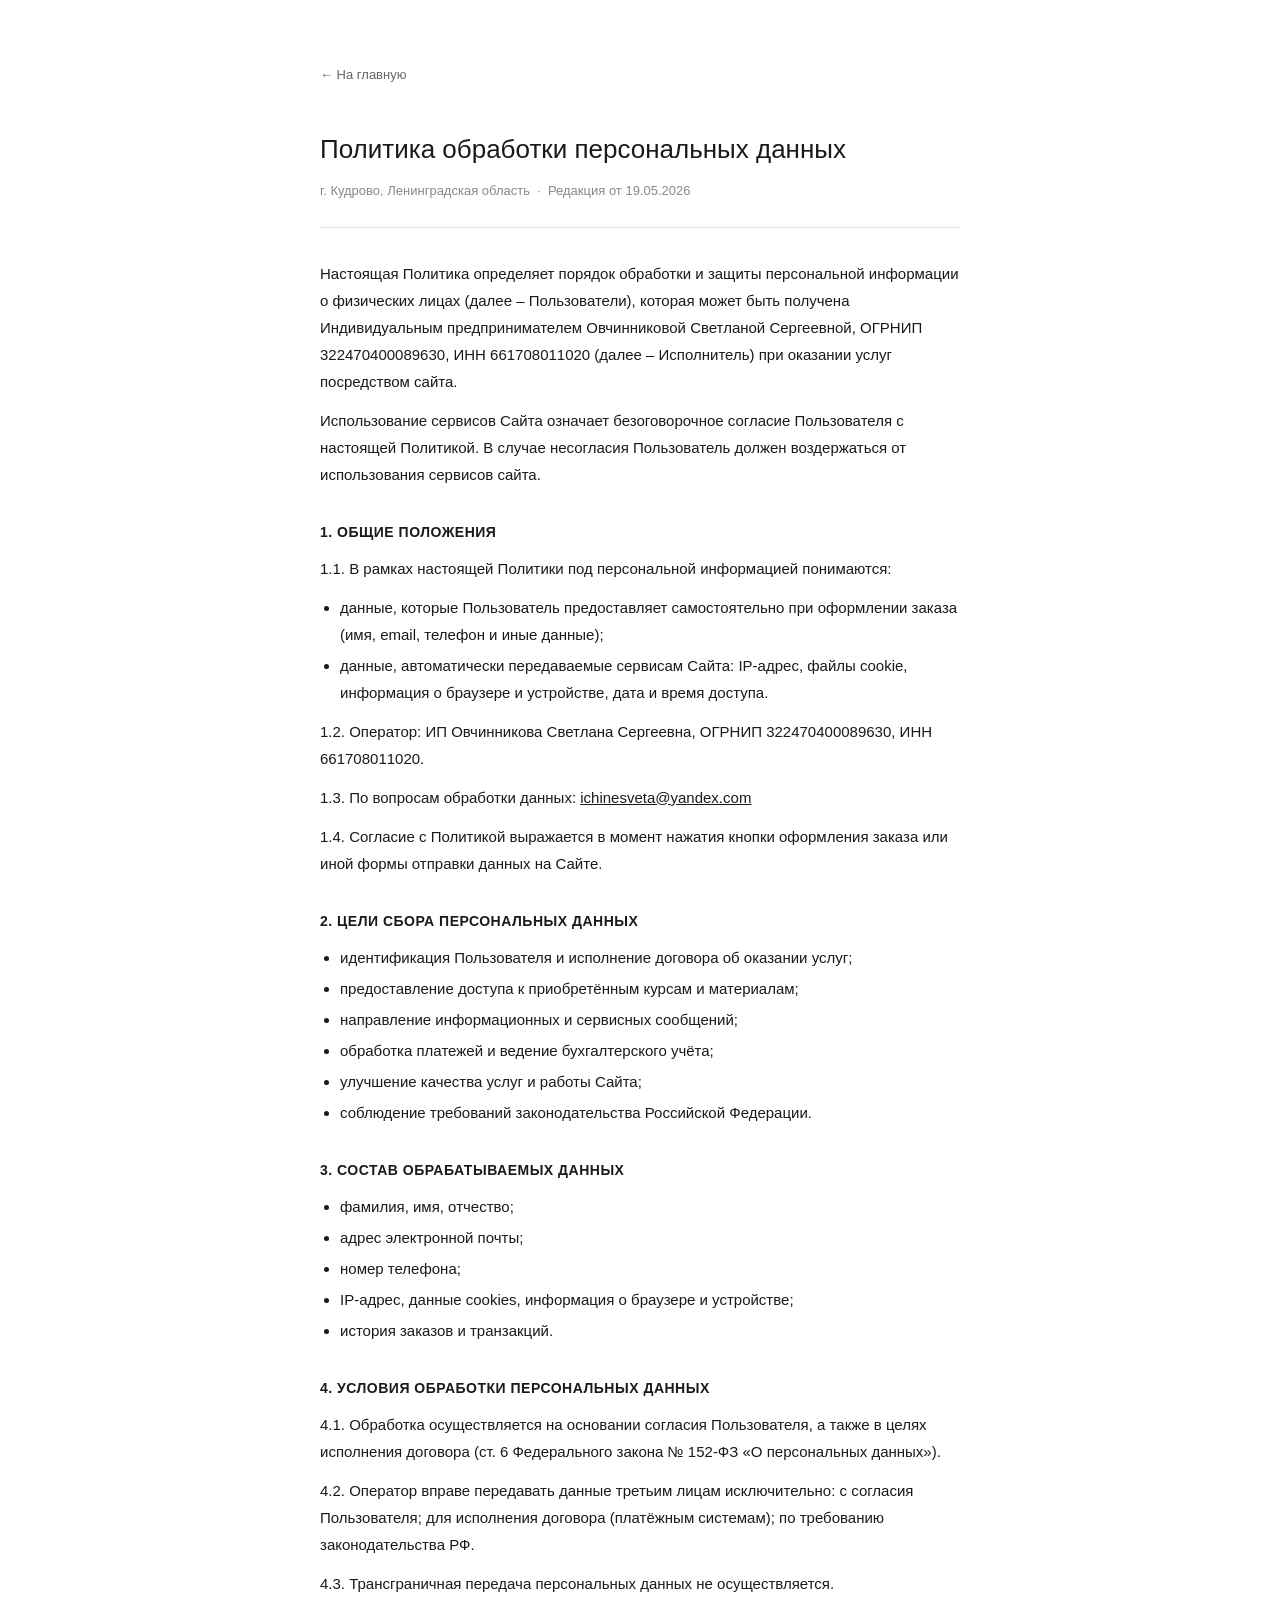
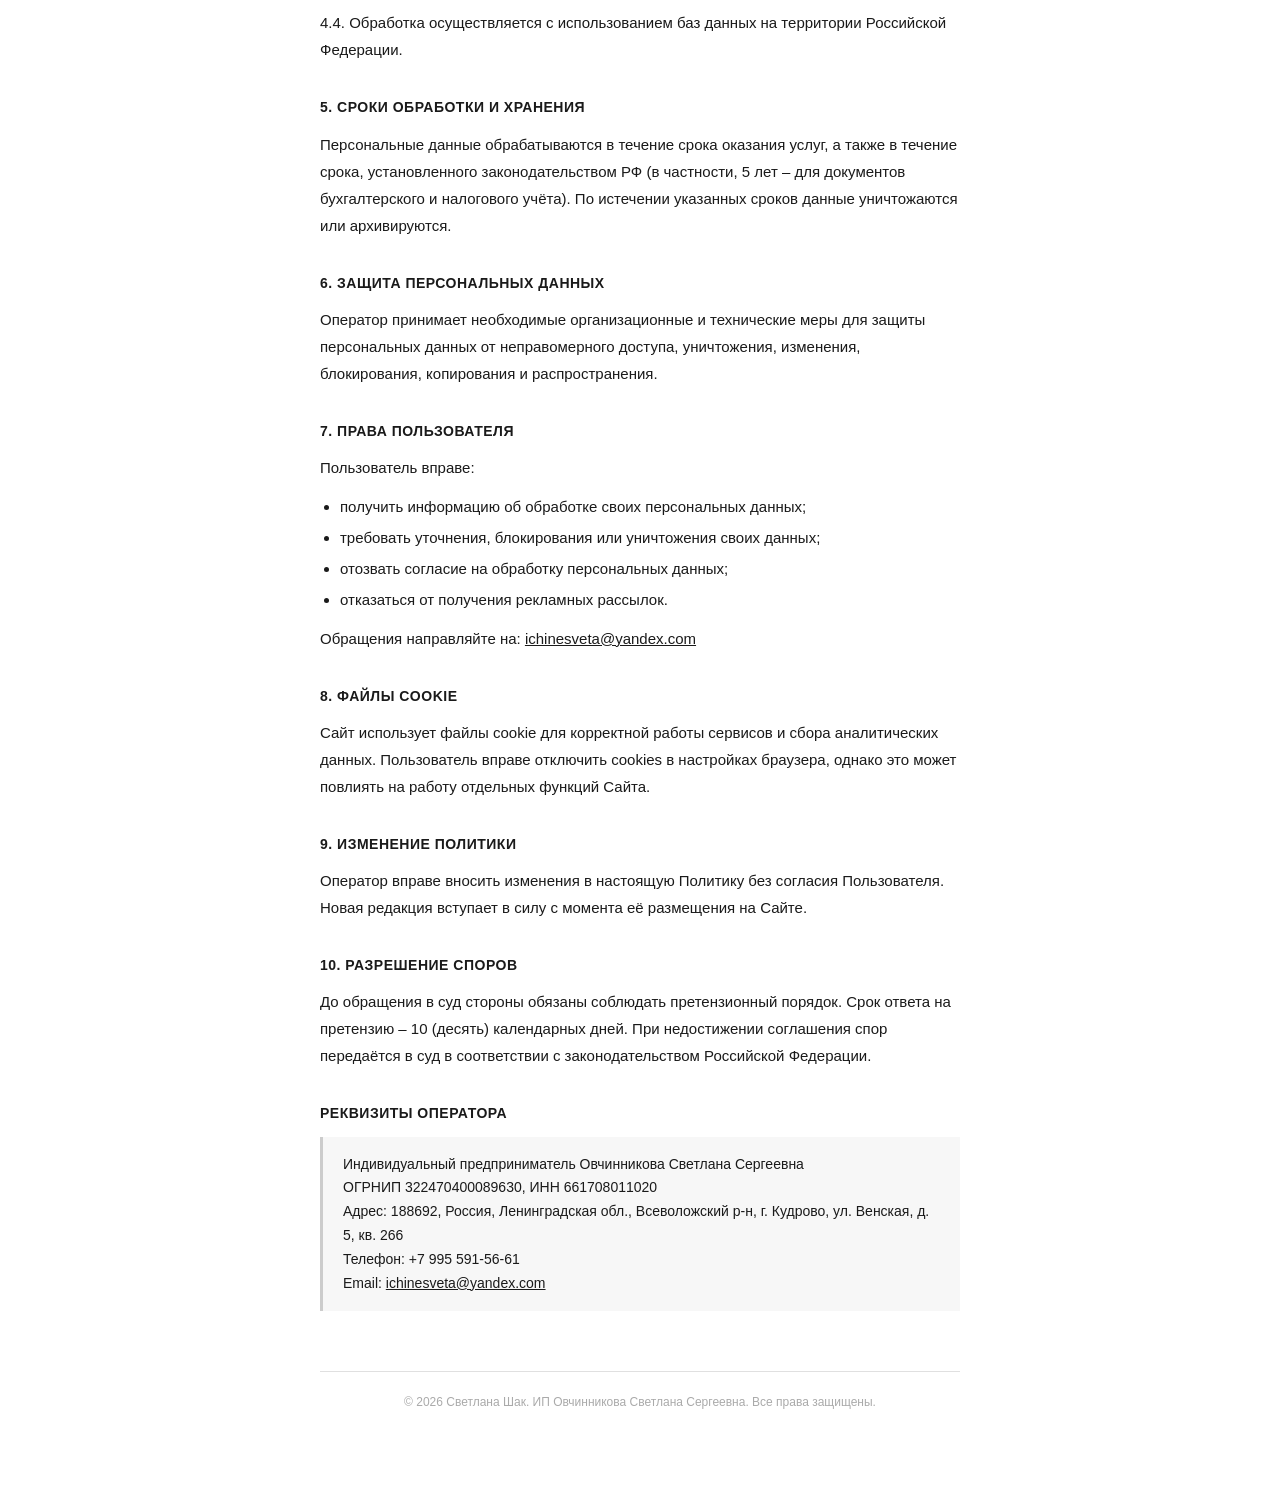
<file: policy.html>
<!DOCTYPE html>
<html lang="ru">
<head>
<meta charset="UTF-8">
<meta name="viewport" content="width=device-width, initial-scale=1.0">
<title>Политика конфиденциальности – Светлана Шак</title>
<link rel="icon" type="image/png" href="favicon.png">
<style>
  * { margin: 0; padding: 0; box-sizing: border-box; }

  body {
    background: #fff;
    color: #1a1a1a;
    font-family: Arial, Helvetica, sans-serif;
    font-size: 15px;
    line-height: 1.8;
  }

  .page {
    max-width: 720px;
    margin: 0 auto;
    padding: 60px 40px 80px;
  }

  .back {
    display: inline-block;
    font-family: Arial, sans-serif;
    font-size: 13px;
    color: #666;
    text-decoration: none;
    margin-bottom: 40px;
  }
  .back:hover { color: #000; }

  h1 {
    font-size: 26px;
    font-weight: normal;
    margin-bottom: 6px;
  }

  .meta {
    font-family: Arial, sans-serif;
    font-size: 13px;
    color: #888;
    margin-bottom: 32px;
    padding-bottom: 24px;
    border-bottom: 1px solid #e0e0e0;
  }

  h2 {
    font-size: 14px;
    font-weight: bold;
    margin: 32px 0 10px;
    font-family: Arial, sans-serif;
    text-transform: uppercase;
    letter-spacing: 0.5px;
  }

  p { margin-bottom: 12px; }

  ul {
    margin: 8px 0 12px 20px;
  }

  ul li { margin-bottom: 4px; }

  .requisites {
    background: #f7f7f7;
    border-left: 3px solid #ccc;
    padding: 16px 20px;
    margin-top: 8px;
    font-family: Arial, sans-serif;
    font-size: 14px;
    line-height: 1.7;
  }

  a { color: #1a1a1a; }

  footer {
    margin-top: 60px;
    padding-top: 20px;
    border-top: 1px solid #e0e0e0;
    font-family: Arial, sans-serif;
    font-size: 12px;
    color: #aaa;
    text-align: center;
  }

  @media (max-width: 600px) {
    .page { padding: 30px 20px 60px; }
  }
</style>
</head>
<body>
<div class="page">
  <a href="index.html" class="back">← На главную</a>

  <h1>Политика обработки персональных данных</h1>
  <div class="meta">г. Кудрово, Ленинградская область &nbsp;·&nbsp; Редакция от 19.05.2026</div>

  <p>Настоящая Политика определяет порядок обработки и защиты персональной информации о физических лицах (далее – Пользователи), которая может быть получена Индивидуальным предпринимателем Овчинниковой Светланой Сергеевной, ОГРНИП 322470400089630, ИНН 661708011020 (далее – Исполнитель) при оказании услуг посредством сайта.</p>
  <p>Использование сервисов Сайта означает безоговорочное согласие Пользователя с настоящей Политикой. В случае несогласия Пользователь должен воздержаться от использования сервисов сайта.</p>

  <h2>1. Общие положения</h2>
  <p>1.1. В рамках настоящей Политики под персональной информацией понимаются:</p>
  <ul>
    <li>данные, которые Пользователь предоставляет самостоятельно при оформлении заказа (имя, email, телефон и иные данные);</li>
    <li>данные, автоматически передаваемые сервисам Сайта: IP-адрес, файлы cookie, информация о браузере и устройстве, дата и время доступа.</li>
  </ul>
  <p>1.2. Оператор: ИП Овчинникова Светлана Сергеевна, ОГРНИП 322470400089630, ИНН 661708011020.</p>
  <p>1.3. По вопросам обработки данных: <a href="mailto:ichinesveta@yandex.com">ichinesveta@yandex.com</a></p>
  <p>1.4. Согласие с Политикой выражается в момент нажатия кнопки оформления заказа или иной формы отправки данных на Сайте.</p>

  <h2>2. Цели сбора персональных данных</h2>
  <ul>
    <li>идентификация Пользователя и исполнение договора об оказании услуг;</li>
    <li>предоставление доступа к приобретённым курсам и материалам;</li>
    <li>направление информационных и сервисных сообщений;</li>
    <li>обработка платежей и ведение бухгалтерского учёта;</li>
    <li>улучшение качества услуг и работы Сайта;</li>
    <li>соблюдение требований законодательства Российской Федерации.</li>
  </ul>

  <h2>3. Состав обрабатываемых данных</h2>
  <ul>
    <li>фамилия, имя, отчество;</li>
    <li>адрес электронной почты;</li>
    <li>номер телефона;</li>
    <li>IP-адрес, данные cookies, информация о браузере и устройстве;</li>
    <li>история заказов и транзакций.</li>
  </ul>

  <h2>4. Условия обработки персональных данных</h2>
  <p>4.1. Обработка осуществляется на основании согласия Пользователя, а также в целях исполнения договора (ст. 6 Федерального закона № 152-ФЗ «О персональных данных»).</p>
  <p>4.2. Оператор вправе передавать данные третьим лицам исключительно: с согласия Пользователя; для исполнения договора (платёжным системам); по требованию законодательства РФ.</p>
  <p>4.3. Трансграничная передача персональных данных не осуществляется.</p>
  <p>4.4. Обработка осуществляется с использованием баз данных на территории Российской Федерации.</p>

  <h2>5. Сроки обработки и хранения</h2>
  <p>Персональные данные обрабатываются в течение срока оказания услуг, а также в течение срока, установленного законодательством РФ (в частности, 5 лет – для документов бухгалтерского и налогового учёта). По истечении указанных сроков данные уничтожаются или архивируются.</p>

  <h2>6. Защита персональных данных</h2>
  <p>Оператор принимает необходимые организационные и технические меры для защиты персональных данных от неправомерного доступа, уничтожения, изменения, блокирования, копирования и распространения.</p>

  <h2>7. Права пользователя</h2>
  <p>Пользователь вправе:</p>
  <ul>
    <li>получить информацию об обработке своих персональных данных;</li>
    <li>требовать уточнения, блокирования или уничтожения своих данных;</li>
    <li>отозвать согласие на обработку персональных данных;</li>
    <li>отказаться от получения рекламных рассылок.</li>
  </ul>
  <p>Обращения направляйте на: <a href="mailto:ichinesveta@yandex.com">ichinesveta@yandex.com</a></p>

  <h2>8. Файлы Cookie</h2>
  <p>Сайт использует файлы cookie для корректной работы сервисов и сбора аналитических данных. Пользователь вправе отключить cookies в настройках браузера, однако это может повлиять на работу отдельных функций Сайта.</p>

  <h2>9. Изменение политики</h2>
  <p>Оператор вправе вносить изменения в настоящую Политику без согласия Пользователя. Новая редакция вступает в силу с момента её размещения на Сайте.</p>

  <h2>10. Разрешение споров</h2>
  <p>До обращения в суд стороны обязаны соблюдать претензионный порядок. Срок ответа на претензию – 10 (десять) календарных дней. При недостижении соглашения спор передаётся в суд в соответствии с законодательством Российской Федерации.</p>

  <h2>Реквизиты оператора</h2>
  <div class="requisites">
    Индивидуальный предприниматель Овчинникова Светлана Сергеевна<br>
    ОГРНИП 322470400089630, ИНН 661708011020<br>
    Адрес: 188692, Россия, Ленинградская обл., Всеволожский р-н, г. Кудрово, ул. Венская, д. 5, кв. 266<br>
    Телефон: +7 995 591-56-61<br>
    Email: <a href="mailto:ichinesveta@yandex.com">ichinesveta@yandex.com</a>
  </div>

  <footer>© 2026 Светлана Шак. ИП Овчинникова Светлана Сергеевна. Все права защищены.</footer>
</div>
</body>
</html>
</file>
<file: styles.css>
:root {
    --black: #FAF9F6;
    --black-soft: #F2EDE4;
    --black-card: #EDE8DF;
    --gold: #A67C25;
    --gold-light: #BF9030;
    --gold-pale: #6B4E0A;
    --white: #1A1A1A;
    --gray: #5e5e5e;
    --gray-light: #333333;
  }

  * { margin: 0; padding: 0; box-sizing: border-box; }

  html { scroll-behavior: smooth; }

  .hero,
  section[id] {
    scroll-margin-top: 88px;
  }

  body {
    background: var(--black);
    color: var(--white);
    font-family: 'Montserrat', sans-serif;
    font-weight: 400;
    overflow-x: hidden;
  }

  /* ── TYPOGRAPHY ── */
  h1, h2, h3 { font-family: 'Cormorant Garamond', serif; font-weight: 400; }

  /* ── GOLD LINE ── */
  .gold-line {
    width: 60px; height: 1px;
    background: var(--gold);
    margin: 20px auto;
  }
  .gold-line.left { margin-left: 0; }

  /* ── NAV ── */
  nav {
    position: fixed; top: 0; left: 0; right: 0; z-index: 100;
    padding: 16px 32px;
    display: flex; justify-content: space-between; align-items: center;
    gap: 16px;
    background: rgba(250,249,246,0.96);
    backdrop-filter: blur(12px);
    border-bottom: 1px solid rgba(166,124,37,0.25);
  }

  .nav-logo {
    font-family: 'Cormorant Garamond', serif;
    font-size: 20px; font-weight: 300;
    letter-spacing: 4px;
    color: var(--gold);
    text-transform: uppercase;
    text-decoration: none;
    flex-shrink: 0;
  }
  .nav-logo:hover { color: var(--gold-light); }

  .nav-links {
    display: flex;
    align-items: center;
    justify-content: center;
    flex: 1;
    gap: clamp(16px, 3vw, 36px);
    min-width: 0;
  }

  .nav-link {
    font-size: 10px;
    font-weight: 600;
    letter-spacing: 2.5px;
    text-transform: uppercase;
    color: var(--gray-light);
    text-decoration: none;
    white-space: nowrap;
    transition: color 0.25s ease;
  }
  .nav-link:hover { color: var(--gold); }

  .nav-actions {
    display: flex;
    align-items: center;
    gap: 14px;
    flex-shrink: 0;
  }

  #theme-toggle {
    background: none;
    border: 1px solid rgba(166,124,37,0.35);
    width: 36px;
    height: 36px;
    border-radius: 50%;
    cursor: pointer;
    display: flex;
    align-items: center;
    justify-content: center;
    font-size: 16px;
    transition: border-color 0.25s ease, background 0.25s ease, color 0.25s ease;
    color: inherit;
  }
  #theme-toggle:hover {
    border-color: var(--gold);
    background: rgba(166,124,37,0.08);
  }

  .nav-cta {
    background: var(--gold);
    color: var(--black);
    padding: 10px 24px;
    font-size: 11px;
    font-weight: 600;
    letter-spacing: 2px;
    text-transform: uppercase;
    text-decoration: none;
    transition: all 0.3s;
  }
  .nav-cta:hover { background: var(--gold-light); }

  /* ── HERO ── */
  .hero {
    min-height: 100vh;
    display: flex; align-items: center;
    padding: 120px 40px 80px;
    position: relative;
    overflow: hidden;
  }

  .hero::before {
    content: '';
    position: absolute; inset: 0;
    background: 
      radial-gradient(ellipse at 70% 50%, rgba(201,168,76,0.06) 0%, transparent 60%),
      radial-gradient(ellipse at 20% 80%, rgba(201,168,76,0.04) 0%, transparent 40%);
  }

  .hero-grid {
    max-width: 1200px; margin: 0 auto;
    display: grid; grid-template-columns: 1fr 1fr;
    gap: 80px; align-items: center;
    position: relative; z-index: 1;
  }


  .hero h1 {
    font-size: clamp(52px, 6vw, 88px);
    line-height: 1.0;
    margin-bottom: 10px;
    color: var(--white);
  }

  .hero h1 em {
    font-style: italic; color: var(--gold);
  }

  .hero-sub {
    font-size: clamp(18px, 2vw, 26px);
    font-family: 'Cormorant Garamond', serif;
    color: var(--gray-light);
    margin-bottom: 30px;
    font-weight: 300; font-style: italic;
    line-height: 1.4;
  }

  .hero-promise {
    background: rgba(201,168,76,0.08);
    border-left: 2px solid var(--gold);
    padding: 20px 24px;
    margin-bottom: 40px;
    font-size: 15px;
    line-height: 1.7;
    color: var(--gray-light);
  }

  .hero-promise strong { color: var(--gold); }

  .hero-stats {
    display: flex; gap: 40px; margin-bottom: 50px;
  }

  .stat-item { text-align: center; }
  .stat-num {
    font-family: 'Cormorant Garamond', serif;
    font-size: 42px; color: var(--gold);
    line-height: 1;
  }
  .stat-label {
    font-size: 10px; letter-spacing: 2px;
    text-transform: uppercase; color: var(--gray);
    margin-top: 4px;
  }

  .hero-photo {
    position: relative;
  }

  .hero-photo-wrap {
    position: relative;
    aspect-ratio: 3/4;
    overflow: hidden;
    background: var(--black-card);
  }

  .hero-photo-wrap img {
    width: 100%; height: 100%;
    object-fit: cover;
    filter: grayscale(20%);
  }


  .hero-photo::after {
    content: '';
    position: absolute; top: 20px; right: -20px;
    width: 100%; height: 100%;
    border: 1px solid rgba(201,168,76,0.3);
    z-index: -1;
  }

  .hero-photo-label {
    position: absolute; bottom: -20px; left: -20px;
    background: var(--gold);
    color: var(--black);
    padding: 14px 24px;
    font-size: 11px; font-weight: 700;
    letter-spacing: 2px; text-transform: uppercase;
  }

  /* ── BUTTONS ── */
  .btn-gold {
    display: inline-block;
    background: var(--gold);
    color: var(--black);
    padding: 18px 48px;
    font-size: 11px; font-weight: 700;
    letter-spacing: 3px; text-transform: uppercase;
    text-decoration: none; cursor: pointer;
    border: none; transition: all 0.3s;
  }
  .btn-gold:hover { background: var(--gold-light); transform: translateY(-2px); }

  .btn-outline {
    display: inline-block;
    border: 1px solid var(--gold);
    color: var(--gold);
    padding: 16px 40px;
    font-size: 11px; font-weight: 600;
    letter-spacing: 2px; text-transform: uppercase;
    text-decoration: none; cursor: pointer;
    background: transparent; transition: all 0.3s;
  }
  .btn-outline:hover { background: rgba(201,168,76,0.1); }

  /* ── SECTION BASE ── */
  section { padding: 100px 40px; }

  .container { max-width: 1200px; margin: 0 auto; }

  .section-label {
    font-size: 10px; font-weight: 600;
    letter-spacing: 4px; text-transform: uppercase;
    color: var(--gold); margin-bottom: 16px;
  }

  .section-title {
    font-size: clamp(36px, 4vw, 60px);
    line-height: 1.1; margin-bottom: 20px;
  }

  .section-title em { font-style: italic; color: var(--gold); }

  /* ── FOR WHOM ── */
  .for-whom { background: var(--black-soft); }

  .for-whom-grid {
    display: grid; grid-template-columns: 1fr 1fr;
    gap: 2px; margin-top: 60px;
    align-items: stretch;
  }

  .segment-card {
    background: var(--black-card);
    padding: 50px 40px;
    position: relative; overflow: hidden;
    display: flex;
    flex-direction: column;
    min-height: 100%;
  }

  .segment-card::before {
    content: '';
    position: absolute; top: 0; left: 0; right: 0;
    height: 2px; background: var(--gold);
  }

  .segment-num {
    font-family: 'Cormorant Garamond', serif;
    font-size: 80px; font-weight: 300;
    color: rgba(201,168,76,0.12);
    position: absolute; top: 20px; right: 30px;
    line-height: 1;
  }

  .segment-title {
    font-family: 'Cormorant Garamond', serif;
    font-size: 28px; margin-bottom: 16px;
    color: var(--white);
  }

  .segment-desc {
    font-size: 15px; line-height: 1.85;
    color: var(--gray); margin-bottom: 24px;
    flex: 1 1 auto;
  }

  .segment-result {
    background: rgba(201,168,76,0.1);
    border-left: 2px solid var(--gold);
    padding: 14px 18px;
    font-size: 14px; line-height: 1.65;
    color: var(--gold-pale);
    display: flex;
    gap: 14px;
    align-items: flex-start;
    margin-top: auto;
  }

  .segment-result::before {
    content: '✦';
    flex-shrink: 0;
    font-family: 'Cormorant Garamond', serif;
    font-size: 16px;
    line-height: 1.4;
    color: var(--gold);
    opacity: 0.85;
    margin-top: 1px;
  }

  /* ── PROMISE ── */
  .big-promise .btn-outline { margin-top: 20px; }

  .big-promise {
    text-align: center;
    padding: 120px 40px;
    position: relative; overflow: hidden;
  }

  .big-promise::before {
    content: '';
    position: absolute; inset: 0;
    background: radial-gradient(ellipse at center, rgba(201,168,76,0.07) 0%, transparent 70%);
  }

  .promise-text {
    font-family: 'Cormorant Garamond', serif;
    font-size: clamp(28px, 4vw, 52px);
    line-height: 1.3; max-width: 800px; margin: 0 auto 40px;
    position: relative; z-index: 1;
  }

  .promise-text em { color: var(--gold); }

  /* ── RESULTS ── */
  .results { background: var(--black-soft); }

  .results-grid {
    display: grid; grid-template-columns: repeat(auto-fit, minmax(300px, 1fr));
    gap: 2px; margin-top: 60px;
  }

  .result-item {
    background: var(--black-card);
    padding: 40px;
    display: flex; gap: 20px; align-items: flex-start;
  }

  .result-icon {
    width: 40px; height: 40px; min-width: 40px;
    border: 1px solid var(--gold);
    display: flex; align-items: center; justify-content: center;
    font-family: 'Cormorant Garamond', serif;
    font-size: 18px; color: var(--gold);
  }

  .result-text {
    font-size: 15px; line-height: 1.75;
    color: var(--gray-light);
  }

  .result-text strong { color: var(--white); display: block; margin-bottom: 4px; }

  /* ── PROGRAM ── */
  .program { }

  .program-grid {
    display: grid; grid-template-columns: 1fr 1fr 1fr;
    gap: 2px; margin-top: 60px;
    align-items: stretch;
  }

  .lesson-card {
    background: var(--black-card);
    padding: 40px;
    position: relative;
    border-bottom: 2px solid transparent;
    transition: border-color 0.3s;
    display: flex;
    flex-direction: column;
    min-height: 100%;
  }

  .lesson-card:hover { border-bottom-color: var(--gold); }

  .lesson-num {
    font-family: 'Cormorant Garamond', serif;
    font-size: 60px; color: rgba(201,168,76,0.15);
    line-height: 1; margin-bottom: 20px;
  }

  .lesson-title {
    font-family: 'Cormorant Garamond', serif;
    font-size: 22px; margin-bottom: 12px;
    color: var(--white);
  }

  .lesson-desc {
    font-size: 15px; line-height: 1.85;
    color: var(--gray);
    flex: 1 1 auto;
  }

  .lesson-badge {
    display: inline-block; margin-top: auto;
    background: rgba(201,168,76,0.1);
    border: 1px solid rgba(201,168,76,0.3);
    color: var(--gold);
    padding: 5px 14px;
    font-size: 10px; font-weight: 600;
    letter-spacing: 2px; text-transform: uppercase;
  }

  /* ── LESSON MATERIALS ── */
  .lesson-materials {
    margin-top: 16px;
    margin-bottom: 20px;
    display: flex;
    flex-direction: column;
    gap: 7px;
  }

  .material-chip {
    display: flex;
    align-items: center;
    gap: 8px;
    font-size: 13px;
    color: var(--gray);
    line-height: 1.4;
  }

  .material-type {
    font-size: 8px;
    font-weight: 700;
    letter-spacing: 0.8px;
    color: var(--gold);
    border: 1px solid rgba(166,124,37,0.45);
    padding: 2px 5px;
    border-radius: 3px;
    line-height: 1.5;
    white-space: nowrap;
    flex-shrink: 0;
    text-transform: uppercase;
  }

  /* ── BONUS LESSON ── */
  .lesson-card--bonus {
    grid-column: 1 / -1;
    border: 1px solid rgba(201,168,76,0.25);
    background: rgba(201,168,76,0.04);
    display: grid;
    grid-template-columns: auto 1fr;
    grid-template-rows: auto auto auto;
    column-gap: 50px;
    row-gap: 6px;
    align-items: start;
    padding: 48px 50px;
  }

  .lesson-card--bonus .lesson-num {
    grid-row: 1 / 4;
    align-self: center;
    font-size: 120px;
    font-weight: 300;
    color: var(--gold);
    opacity: 0.55;
    margin-bottom: 0;
    line-height: 1;
  }

  .lesson-card--bonus .lesson-title,
  .lesson-card--bonus .lesson-desc,
  .lesson-card--bonus .lesson-badge {
    grid-column: 2;
  }

  .lesson-card--bonus .lesson-title {
    font-size: 26px;
  }

  .lesson-card--bonus .lesson-badge {
    margin-top: 12px;
    justify-self: start;
  }

  /* ── WOW EFFECTS ── */
  .wow-section { background: var(--black-soft); }

  .wow-grid {
    display: grid; grid-template-columns: repeat(auto-fit, minmax(250px, 1fr));
    gap: 30px; margin-top: 60px;
  }

  .wow-item {
    padding: 30px;
    border: 1px solid rgba(201,168,76,0.15);
    transition: border-color 0.3s;
  }

  .wow-item:hover { border-color: rgba(201,168,76,0.5); }

  .wow-icon {
    width: 44px;
    height: 44px;
    min-width: 44px;
    margin-bottom: 16px;
    display: flex;
    align-items: center;
    justify-content: center;
    border: 1px solid rgba(166,124,37,0.35);
    border-radius: 6px;
    font-family: 'Cormorant Garamond', serif;
    font-size: 17px;
    font-weight: 500;
    color: var(--gold);
    line-height: 1;
  }

  .wow-title {
    font-family: 'Cormorant Garamond', serif;
    font-size: 20px; margin-bottom: 10px;
  }

  .wow-desc {
    font-size: 15px; line-height: 1.85;
    color: var(--gray);
  }

  /* ── PAIN KILLERS ── */
  .painkillers { }

  .pk-list {
    display: grid; grid-template-columns: 1fr 1fr;
    gap: 16px; margin-top: 60px;
  }

  .pk-item {
    display: flex; gap: 16px; align-items: flex-start;
    padding: 24px;
    background: var(--black-card);
    border-left: 2px solid rgba(201,168,76,0.3);
    transition: border-color 0.3s;
  }

  .pk-item:hover { border-left-color: var(--gold); }

  .pk-check {
    width: 24px; height: 24px; min-width: 24px;
    background: rgba(201,168,76,0.15);
    display: flex; align-items: center; justify-content: center;
    color: var(--gold); font-size: 12px; margin-top: 2px;
  }

  .pk-text {
    font-size: 15px; line-height: 1.75;
    color: var(--gray-light);
  }

  /* ── EXPERT ── */
  .expert { background: var(--black-soft); }

  .expert-grid {
    display: grid; grid-template-columns: 400px 1fr;
    gap: 80px; align-items: center; margin-top: 60px;
  }

  .expert-photo {
    position: relative;
  }

  .expert-photo-wrap {
    aspect-ratio: 3/4; overflow: hidden;
    background: var(--black-card);
  }

  .expert-photo-wrap img {
    width: 100%; height: 100%; object-fit: cover;
  }

  .expert-photo::after {
    content: '';
    position: absolute; bottom: -15px; right: -15px;
    width: 80%; height: 80%;
    border: 1px solid rgba(201,168,76,0.3);
    z-index: -1;
  }

  .expert-name {
    font-family: 'Cormorant Garamond', serif;
    font-size: 48px; margin-bottom: 8px;
  }

  .expert-title {
    font-size: 11px; letter-spacing: 3px;
    text-transform: uppercase; color: var(--gold);
    margin-bottom: 30px;
  }

  .expert-bio {
    font-size: 16px; line-height: 1.9;
    color: var(--gray-light); margin-bottom: 30px;
  }

  .expert-tags {
    display: flex; flex-wrap: wrap; gap: 10px;
  }

  .expert-tag {
    border: 1px solid rgba(201,168,76,0.3);
    padding: 8px 18px;
    font-size: 11px; letter-spacing: 1px;
    color: var(--gold-pale);
  }

  /* ── TARIFFS ── */
  .tariffs { }
  .tariffs .section-title { text-align: center; }

  .tariffs-grid {
    display: grid; grid-template-columns: 1fr 1fr;
    gap: 2px; margin-top: 60px; max-width: 900px; margin-left: auto; margin-right: auto;
    align-items: stretch;
  }

  .tariff-card {
    background: var(--black-card);
    padding: 50px 40px;
    position: relative;
    display: flex;
    flex-direction: column;
    min-height: 100%;
    height: 100%;
  }

  .tariff-card .btn-gold,
  .tariff-card .btn-outline {
    margin-top: auto;
    align-self: stretch;
    text-align: center;
  }

  .tariff-card.featured {
    background: linear-gradient(135deg, #FBF6EA 0%, #F5EDD8 100%);
    border: 1px solid rgba(201,168,76,0.4);
  }

  .tariff-card.featured::before {
    content: 'Популярный';
    position: absolute; top: -14px; left: 50%; transform: translateX(-50%);
    background: var(--gold); color: var(--black);
    padding: 5px 20px;
    font-size: 10px; font-weight: 700; letter-spacing: 2px; text-transform: uppercase;
  }

  .tariff-name {
    font-family: 'Cormorant Garamond', serif;
    font-size: 28px; margin-bottom: 6px;
  }

  .tariff-subtitle {
    font-size: 13px; color: var(--gray); margin-bottom: 30px;
  }

  .tariff-price {
    font-family: 'Cormorant Garamond', serif;
    font-size: 56px; color: var(--gold); line-height: 1;
    margin-bottom: 36px;
  }

  .tariff-features {
    list-style: none;
    margin-bottom: 28px;
    flex: 1 1 auto;
  }

  .tariff-features li {
    display: flex; gap: 12px; align-items: flex-start;
    padding: 10px 0; border-bottom: 1px solid rgba(255,255,255,0.06);
    font-size: 15px; line-height: 1.6; color: var(--gray-light);
  }

  .tariff-features li:last-child { border-bottom: none; }

  .feat-icon { color: var(--gold); font-size: 14px; margin-top: 1px; }
  .feat-icon.no { color: #888; }

  .feat-muted { color: var(--gray); }

  /* ── FAQ ── */
  .faq { background: var(--black-soft); }

  .faq-list { margin-top: 60px; }

  .faq-item {
    border-bottom: 1px solid rgba(255,255,255,0.08);
  }

  .faq-q {
    width: 100%;
    margin: 0;
    padding: 24px 0;
    display: flex;
    justify-content: space-between;
    align-items: center;
    gap: 16px;
    cursor: pointer;
    font-size: 16px;
    font-family: 'Cormorant Garamond', serif;
    font-weight: 400;
    color: var(--white);
    user-select: none;
    text-align: left;
    background: transparent;
    border: none;
    -webkit-appearance: none;
    appearance: none;
  }

  .faq-q:hover { color: var(--gold); }

  .faq-q:focus-visible {
    outline: 2px solid var(--gold);
    outline-offset: 2px;
  }

  .faq-q-text {
    flex: 1 1 auto;
    min-width: 0;
  }

  .faq-arrow {
    color: var(--gold); font-size: 20px;
    transition: transform 0.3s;
  }

  .faq-item.open .faq-arrow { transform: rotate(45deg); }


  /* ── CTA FINAL ── */
  .cta-final {
    text-align: center; padding: 120px 40px;
    position: relative; overflow: hidden;
  }

  .cta-final::before {
    content: '';
    position: absolute; inset: 0;
    background: 
      radial-gradient(ellipse at 30% 50%, rgba(201,168,76,0.05) 0%, transparent 60%),
      radial-gradient(ellipse at 70% 50%, rgba(201,168,76,0.05) 0%, transparent 60%);
  }

  .cta-title {
    font-family: 'Cormorant Garamond', serif;
    font-size: clamp(36px, 5vw, 68px);
    margin-bottom: 20px; position: relative; z-index: 1;
  }

  .cta-title em { color: var(--gold); }

  .cta-sub {
    font-size: 16px; color: var(--gray);
    max-width: 500px; margin: 0 auto 50px;
    line-height: 1.7; position: relative; z-index: 1;
  }

  /* ── FOOTER ── */
  footer {
    background: var(--black-card);
    padding: 40px;
    text-align: center;
    border-top: 1px solid rgba(166,124,37,0.25);
  }

  .footer-logo {
    font-family: 'Cormorant Garamond', serif;
    font-size: 24px; color: var(--gold);
    letter-spacing: 4px; text-transform: uppercase;
    margin-bottom: 20px;
  }

  .footer-links {
    display: flex; justify-content: center; gap: 30px; margin-bottom: 20px;
  }

  .footer-links a {
    font-size: 11px; letter-spacing: 2px;
    text-transform: uppercase; color: var(--gray);
    text-decoration: none; transition: color 0.3s;
  }

  .footer-links a:hover { color: var(--gold); }

  .footer-note {
    font-size: 11px; color: #888;
  }

  .footer-requisites {
    font-size: 12px;
    color: #666;
    margin-top: 8px;
    letter-spacing: 0.3px;
  }

  body.dark .footer-requisites { color: #777; }

  /* ── SCROLL PROGRESS ── */
  #scroll-progress {
    position: fixed; top: 0; left: 0; z-index: 200;
    height: 2px; width: 0%;
    background: linear-gradient(90deg, var(--gold), var(--gold-light), var(--gold));
    transition: width 0.1s linear;
    box-shadow: 0 0 8px rgba(201,168,76,0.6);
  }

  /* ── ANIMATIONS ── */
  @keyframes fadeUp {
    from { opacity: 0; transform: translateY(40px); }
    to { opacity: 1; transform: translateY(0); }
  }

  @keyframes shimmer {
    0% { background-position: -200% center; }
    100% { background-position: 200% center; }
  }

  .gold-line {
    background: linear-gradient(90deg, var(--gold) 0%, var(--gold-light) 50%, var(--gold) 100%);
    background-size: 200% auto;
    animation: shimmer 3s linear infinite;
  }

  .fade-up { animation: fadeUp 0.8s cubic-bezier(0.16,1,0.3,1) forwards; }
  .delay-2 { animation-delay: 0.25s; opacity: 0; }
  .delay-3 { animation-delay: 0.4s; opacity: 0; }
  .delay-4 { animation-delay: 0.55s; opacity: 0; }

  /* Scroll-reveal завершённое состояние */
  .revealed { opacity: 1 !important; transform: none !important; }

  /* ── RIPPLE ── */
  .btn-gold, .btn-outline, .nav-cta {
    position: relative; overflow: hidden;
  }

  .ripple {
    position: absolute; border-radius: 50%;
    transform: scale(0); animation: rippleAnim 0.55s linear;
    background: rgba(255,255,255,0.25); pointer-events: none;
  }

  @keyframes rippleAnim {
    to { transform: scale(4); opacity: 0; }
  }

  /* ── FAQ smooth ── */
  .faq-a {
    font-size: 15px; line-height: 1.85;
    color: var(--gray);
    max-height: 0; overflow: hidden;
    transition: max-height 0.4s cubic-bezier(0.16,1,0.3,1), padding 0.3s ease;
    padding-bottom: 0;
  }

  .faq-item.open .faq-a {
    max-height: 300px;
    padding-bottom: 24px;
  }

  @media (max-width: 760px) {
    .nav-links { display: none; }
  }

  /* ── MOBILE MENU ── */
  .nav-hamburger {
    display: none;
    background: none;
    border: none;
    cursor: pointer;
    padding: 4px;
    flex-direction: column;
    gap: 5px;
    align-items: center;
    justify-content: center;
  }

  .nav-hamburger span {
    display: block;
    width: 22px;
    height: 2px;
    background: var(--gold);
    transition: transform 0.3s ease, opacity 0.3s ease;
    border-radius: 2px;
  }

  .nav-hamburger.open span:nth-child(1) { transform: translateY(7px) rotate(45deg); }
  .nav-hamburger.open span:nth-child(2) { opacity: 0; }
  .nav-hamburger.open span:nth-child(3) { transform: translateY(-7px) rotate(-45deg); }

  .mobile-nav {
    display: none;
    position: fixed;
    top: 65px;
    left: 0; right: 0;
    background: rgba(250,249,246,0.98);
    backdrop-filter: blur(12px);
    border-bottom: 1px solid rgba(166,124,37,0.25);
    padding: 8px 24px 24px;
    flex-direction: column;
    z-index: 99;
  }

  .mobile-nav.open { display: flex; }

  .mobile-nav-link {
    font-size: 12px;
    font-weight: 600;
    letter-spacing: 2.5px;
    text-transform: uppercase;
    color: var(--gray-light);
    text-decoration: none;
    padding: 16px 0;
    border-bottom: 1px solid rgba(166,124,37,0.12);
    transition: color 0.2s;
  }

  .mobile-nav-link:hover { color: var(--gold); }

  .mobile-nav-cta {
    margin-top: 20px;
    display: block;
    background: var(--gold);
    color: #1A1A1A !important;
    padding: 14px 24px;
    font-size: 11px;
    font-weight: 700;
    letter-spacing: 2px;
    text-transform: uppercase;
    text-decoration: none;
    text-align: center;
    border-radius: 8px;
  }

  body.dark .mobile-nav {
    background: rgba(10,10,10,0.97);
    border-bottom-color: rgba(201,168,76,0.2);
  }

  body.dark .mobile-nav-link {
    color: #DDDDDD;
    border-bottom-color: rgba(201,168,76,0.1);
  }

  @media (max-width: 760px) {
    .nav-hamburger { display: flex; }
  }

  @media (prefers-reduced-motion: reduce) {
    html { scroll-behavior: auto; }
    .gold-line {
      animation: none;
      background: var(--gold);
      background-size: auto;
    }
    .fade-up,
    .delay-1, .delay-2, .delay-3, .delay-4 {
      animation: none !important;
      opacity: 1 !important;
    }
    .btn-gold:hover { transform: none; }
    #scroll-progress { transition: none; }
    .faq-arrow { transition: none; }
    .faq-a { transition: max-height 0.01ms, padding 0.01ms; }
    .segment-card,
    .result-item,
    .lesson-card,
    .wow-item,
    .pk-item,
    .tariff-card {
      opacity: 1 !important;
      transform: none !important;
      transition: none !important;
    }
  }

  /* ── RESPONSIVE ── */
  @media (max-width: 900px) {
    nav { padding: 14px 16px; }
    section { padding: 70px 20px; }
    .hero { padding: 96px 20px 56px; min-height: auto; }

    .hero-grid {
      display: flex;
      flex-direction: column;
      gap: 28px;
      align-items: stretch;
    }
    .hero-photo {
      display: block;
      order: -1;
      width: 128px;
      max-width: 42vw;
      margin: 0 auto 4px;
    }
    .hero-photo-wrap {
      aspect-ratio: 1;
      border-radius: 50%;
    }
    .hero-photo::after { display: none; }
    .hero-photo-label { display: none; }
    .hero-stats { gap: 24px; flex-wrap: wrap; justify-content: center; }

    .for-whom-grid { grid-template-columns: 1fr; }
    .program-grid { grid-template-columns: 1fr; }
    .lesson-card--bonus {
      grid-column: 1;
      grid-template-columns: 1fr;
      grid-template-rows: auto auto auto auto;
      column-gap: 0;
      row-gap: 10px;
      padding: 40px;
    }
    .lesson-card--bonus .lesson-num {
      grid-row: 1;
      font-size: 60px;
      align-self: start;
      justify-self: start;
    }
    .lesson-card--bonus .lesson-title,
    .lesson-card--bonus .lesson-desc,
    .lesson-card--bonus .lesson-badge {
      grid-column: 1;
    }
    .pk-list { grid-template-columns: 1fr; }
    .expert-grid { grid-template-columns: 1fr; }
    .tariffs-grid { grid-template-columns: 1fr; }

    .hero h1 { font-size: clamp(40px, 9vw, 52px); }
    .tariff-card.featured::before { display: none; }
  }

  /* ── LIGHT THEME OVERRIDES ── */

  /* Кнопки — текст должен быть тёмным */
  .btn-gold, .nav-cta { color: #1A1A1A !important; }

  /* Фото — убираем затемнение */
  .hero-photo-wrap img, .expert-photo-wrap img { filter: none; }

  /* Большие декоративные цифры светлее */
  .segment-num, .lesson-num {
    color: rgba(166,124,37,0.18);
  }

  /* Тени и рамки */
  .hero-photo::after, .expert-photo::after {
    border-color: rgba(166,124,37,0.35);
  }

  /* Разделитель FAQ */
  .faq-item {
    border-bottom-color: rgba(0,0,0,0.1);
  }

  /* Цвет стрелки FAQ */
  .faq-arrow { color: var(--gold); }

  /* Вопрос FAQ */
  .faq-q { color: #1A1A1A; }
  .faq-q:hover { color: var(--gold); }

  /* Ответ FAQ */
  .faq-a { color: #444; }

  /* Лейблы секций */
  .section-label { color: var(--gold); }

  /* Иконки результатов */
  .result-icon { border-color: var(--gold); color: var(--gold); }

  /* Лейбл урока */
  .lesson-badge {
    background: rgba(166,124,37,0.1);
    border-color: rgba(166,124,37,0.35);
    color: var(--gold);
  }

  /* Материалы к урокам */
  .material-chip { color: var(--gray); }
  .material-type { color: var(--gold); border-color: rgba(166,124,37,0.4); }

  /* Бонусный урок */
  .lesson-card--bonus {
    border-color: rgba(166,124,37,0.3);
    background: rgba(166,124,37,0.04);
  }

  /* Wow-item border */
  .wow-item { border-color: rgba(166,124,37,0.2); }
  .wow-item:hover { border-color: rgba(166,124,37,0.55); }

  /* PK check */
  .pk-check { background: rgba(166,124,37,0.15); color: var(--gold); }
  .pk-item { border-left-color: rgba(166,124,37,0.3); }
  .pk-item:hover { border-left-color: var(--gold); }

  /* Segment result */
  .segment-result {
    background: rgba(166,124,37,0.08);
    border-left-color: var(--gold);
    color: #5A3E08;
  }
  .segment-result::before { color: var(--gold); }

  /* Hero promise */
  .hero-promise {
    background: rgba(166,124,37,0.07);
    border-left-color: var(--gold);
    color: #333;
  }

  /* Tariff card */
  .tariff-card.featured {
    background: linear-gradient(135deg, #FBF6EA 0%, #F5EDD8 100%);
    border-color: rgba(166,124,37,0.45);
  }

  /* Featured badge */
  .tariff-card.featured::before {
    background: var(--gold); color: #1A1A1A;
  }

  .tariff-card.featured .tariff-name { color: #14120E; }
  .tariff-card.featured .tariff-subtitle,
  .tariff-card.featured .tariff-price-note { color: #5c4a32; }
  .tariff-card.featured .tariff-features li {
    color: #2a261e;
    border-bottom-color: rgba(26, 24, 18, 0.12);
  }
  .tariff-card.featured .feat-icon.no { color: #8a8274; }
  .tariff-card.featured strong { color: #5A3E08; }

  /* Feat icon */
  .feat-icon { color: var(--gold); }
  .feat-icon.no { color: #bbb; }

  /* Footer note */
  .footer-note { color: #999; }

  /* Scroll progress */
  #scroll-progress {
    background: linear-gradient(90deg, var(--gold), var(--gold-light), var(--gold));
  }

  /* Nav logo */
  .nav-logo { color: var(--gold); }

  /* Expert title */
  .expert-title { color: var(--gold); }
  .expert-tag { border-color: rgba(166,124,37,0.3); color: #5A3E08; }

  /* Section card borders */
  .segment-card::before, .lesson-card:hover {
    border-color: var(--gold);
  }
  .lesson-card:hover { border-bottom-color: var(--gold); }

  /* Big promise */
  .big-promise::before {
    background: radial-gradient(ellipse at center, rgba(166,124,37,0.06) 0%, transparent 70%);
  }

  /* CTA */
  .cta-final::before {
    background:
      radial-gradient(ellipse at 30% 50%, rgba(166,124,37,0.04) 0%, transparent 60%),
      radial-gradient(ellipse at 70% 50%, rgba(166,124,37,0.04) 0%, transparent 60%);
  }

  /* ── DARK MODE ── */
  body.dark {
    --black: #0A0A0A;
    --black-soft: #141414;
    --black-card: #1A1A1A;
    --gold: #C9A84C;
    --gold-light: #E8C96A;
    --gold-pale: #F5E6B8;
    --white: #FFFFFF;
    --gray: #999999;
    --gray-light: #DDDDDD;
  }

  body.dark nav {
    background: rgba(10,10,10,0.92);
    border-bottom: 1px solid rgba(201,168,76,0.2);
  }

  body.dark #theme-toggle {
    border-color: rgba(201,168,76,0.35);
  }

  body.dark footer {
    background: #060606;
    border-top: 1px solid rgba(201,168,76,0.15);
  }

  body.dark .footer-note { color: #444; }

  body.dark .btn-gold,
  body.dark .nav-cta { color: var(--black) !important; }

  body.dark .hero-photo-wrap img,
  body.dark .expert-photo-wrap img { filter: grayscale(20%); }

  body.dark .segment-num, body.dark .lesson-num { color: rgba(201,168,76,0.12); }
  body.dark .segment-card::before { background: var(--gold); }
  body.dark .segment-result { background: rgba(201,168,76,0.1); border-left-color: var(--gold); color: var(--gold-pale); }
  body.dark .hero-promise { background: rgba(201,168,76,0.08); border-left-color: var(--gold); color: var(--gray-light); }
  body.dark .hero-promise strong { color: var(--gold); }
  body.dark .faq-item { border-bottom-color: rgba(255,255,255,0.08); }
  body.dark .faq-q { color: var(--white); }
  body.dark .faq-a { color: var(--gray); }
  body.dark .wow-item { border-color: rgba(201,168,76,0.15); }
  body.dark .wow-item:hover { border-color: rgba(201,168,76,0.5); }
  body.dark .wow-icon {
    border-color: rgba(201,168,76,0.35);
    color: var(--gold);
  }
  body.dark .pk-item { border-left-color: rgba(201,168,76,0.3); background: var(--black-card); }
  body.dark .pk-check { background: rgba(201,168,76,0.15); }
  body.dark .tariff-card.featured { background: linear-gradient(135deg, #1e1a0e 0%, #1a1814 100%); border-color: rgba(201,168,76,0.4); }
  body.dark .tariff-card.featured::before { display: block; background: var(--gold); color: var(--black); }
  body.dark .tariff-card.featured .tariff-name { color: #faf8f3; }
  body.dark .tariff-card.featured .tariff-subtitle,
  body.dark .tariff-card.featured .tariff-price-note { color: #b9b2a3; }
  body.dark .tariff-card.featured .tariff-features li {
    color: #e8e4d9;
    border-bottom-color: rgba(255, 255, 255, 0.1);
  }
  body.dark .tariff-card.featured .feat-icon.no { color: #7a7568; }
  body.dark .tariff-card.featured strong { color: var(--gold); }

  body.dark .nav-link { color: #b5b0a5; }
  body.dark .nav-link:hover { color: var(--gold); }
  body.dark .result-icon { border-color: var(--gold); color: var(--gold); }
  body.dark .lesson-badge { background: rgba(201,168,76,0.1); border-color: rgba(201,168,76,0.3); }
  body.dark .material-chip { color: var(--gray); }
  body.dark .material-type { color: var(--gold); border-color: rgba(201,168,76,0.4); }
  body.dark .lesson-card--bonus { border-color: rgba(201,168,76,0.25); background: rgba(201,168,76,0.04); }
  body.dark .expert-tag { border-color: rgba(201,168,76,0.3); color: var(--gold-pale); }
  body.dark .hero-photo::after, body.dark .expert-photo::after { border-color: rgba(201,168,76,0.3); }
  body.dark .big-promise::before { background: radial-gradient(ellipse at center, rgba(201,168,76,0.07) 0%, transparent 70%); }
  body.dark .tariff-features li { border-bottom-color: rgba(255,255,255,0.06); }
  body.dark .tariff-price-note { color: var(--gray); }
  body.dark .tariff-subtitle { color: var(--gray); }
  body.dark .hero-photo-label { background: var(--gold); color: var(--black); }

  /* ── ROUNDED CORNERS ── */
  .segment-card,
  .result-item,
  .lesson-card,
  .wow-item,
  .pk-item,
  .tariff-card,
  .hero-promise,
  .segment-result,
  .faq-list { border-radius: 14px; }

  .hero-photo-wrap,
  .expert-photo-wrap { border-radius: 14px; overflow: hidden; }

  .expert-tag,
  .lesson-badge { border-radius: 6px; }

  .btn-gold,
  .btn-outline,
  .nav-cta { border-radius: 8px; }

  #theme-toggle { border-radius: 50%; }

  .pk-check,
  .result-icon { border-radius: 6px; }

  .tariff-price-note,
  .tariff-subtitle { border-radius: 0; }

  @media (max-width: 900px) {
    .hero-photo-wrap { border-radius: 50%; }
  }

  /* Skip link */
  .skip-link {
    position: absolute;
    left: -9999px;
    top: 0;
    width: 1px;
    height: 1px;
    overflow: hidden;
    z-index: 300;
    padding: 12px 20px;
    background: var(--gold);
    color: #1A1A1A;
    font-family: 'Montserrat', sans-serif;
    font-size: 11px;
    font-weight: 600;
    letter-spacing: 2px;
    text-decoration: none;
    text-transform: uppercase;
    border-radius: 6px;
  }

  .skip-link:focus {
    position: fixed;
    left: 16px;
    top: 72px;
    width: auto;
    height: auto;
    overflow: visible;
    outline: 2px solid #1a1a1a;
    outline-offset: 3px;
  }

  body.dark .skip-link:focus {
    outline-color: #faf9f6;
  }

  #theme-toggle:focus-visible {
    outline: 2px solid var(--gold);
    outline-offset: 2px;
  }

  main#main-content {
    scroll-margin-top: 88px;
  }

  main#main-content:focus {
    outline: none;
  }

  main#main-content:focus-visible {
    outline: 2px dashed var(--gold);
    outline-offset: 6px;
  }
</file>
